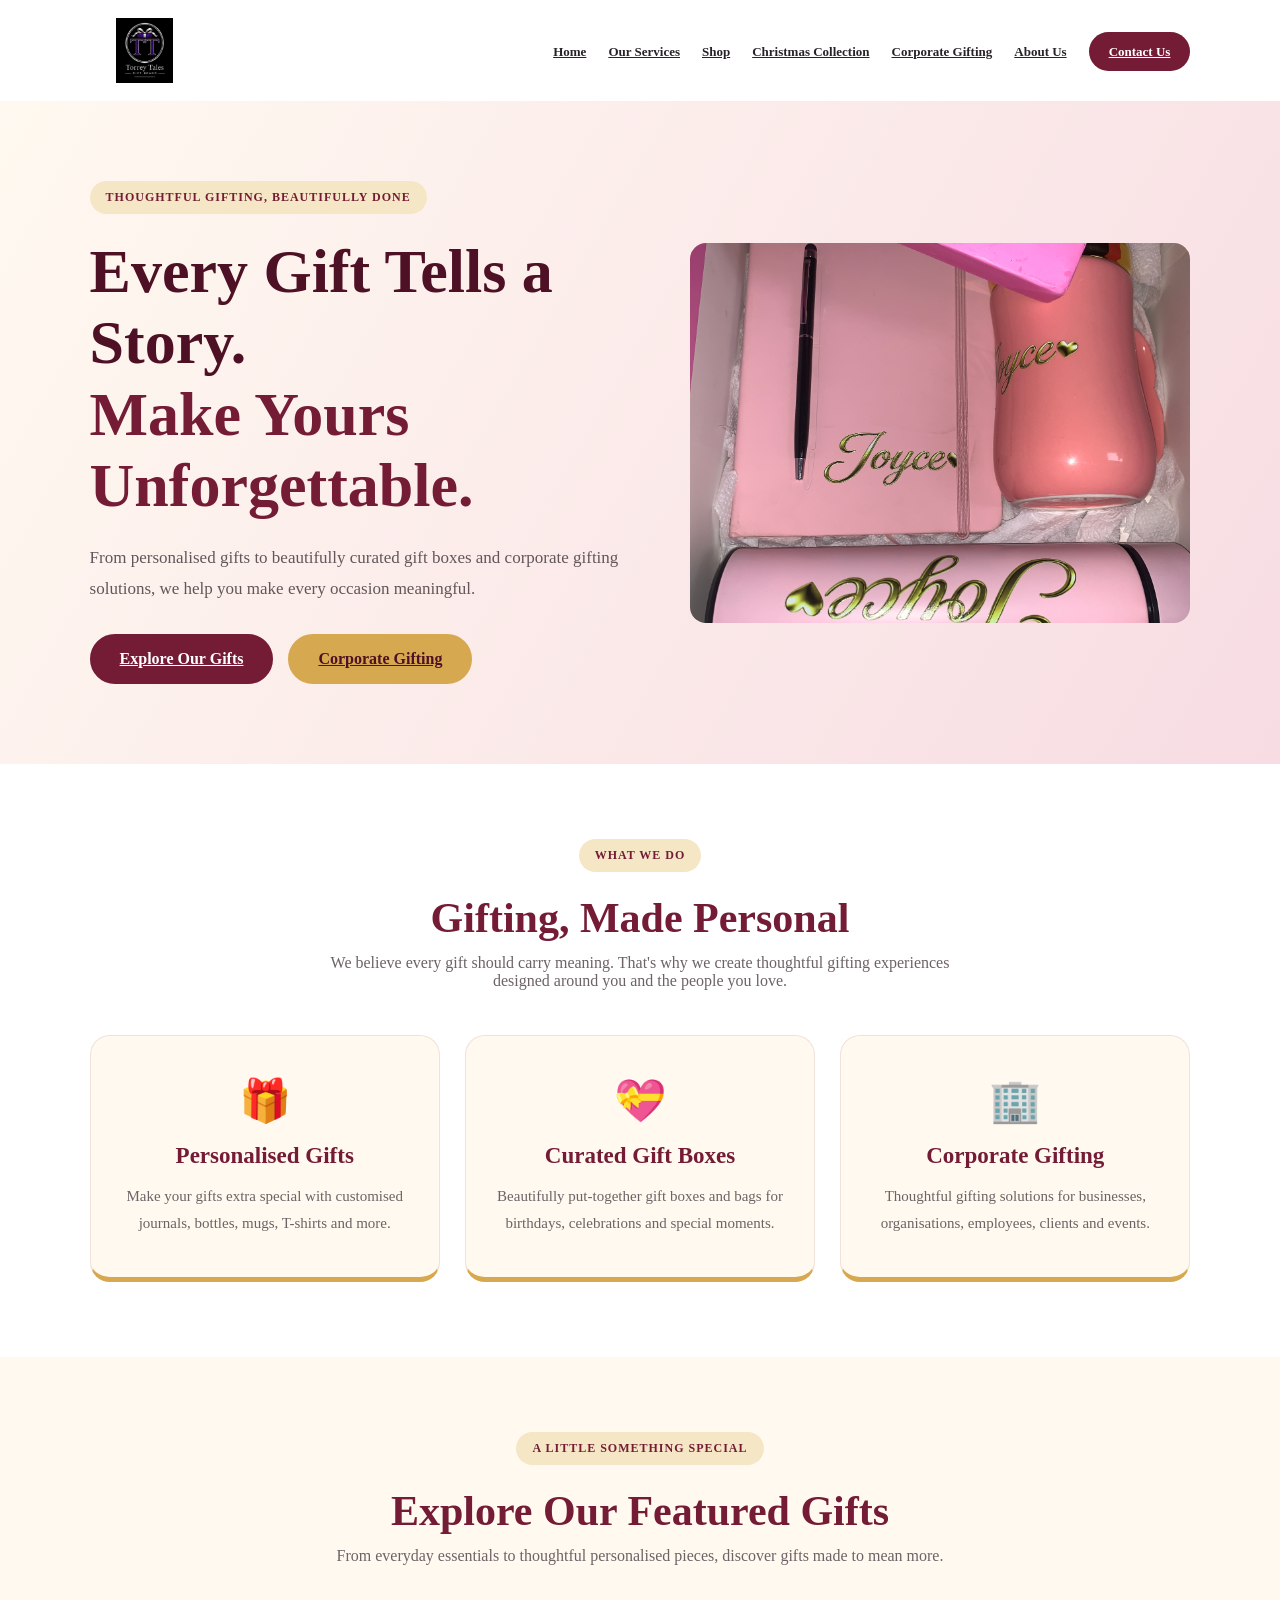
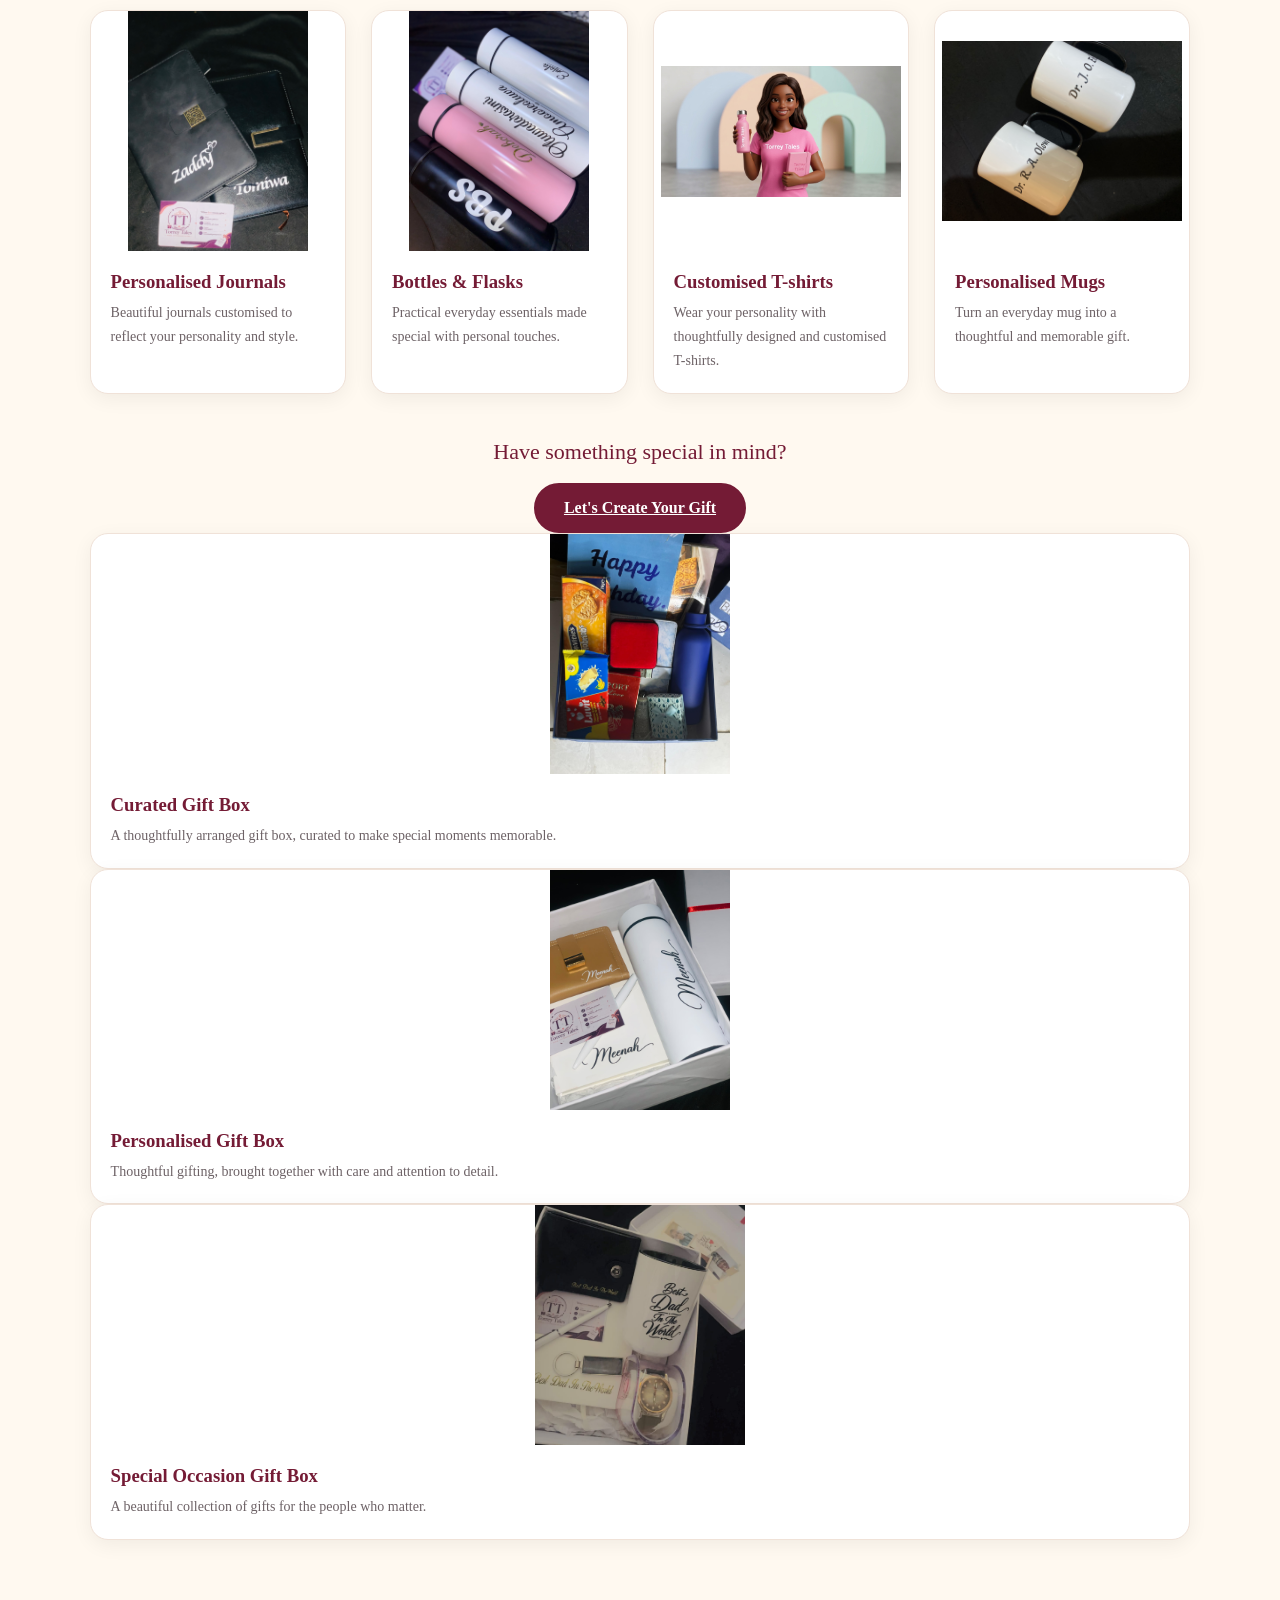
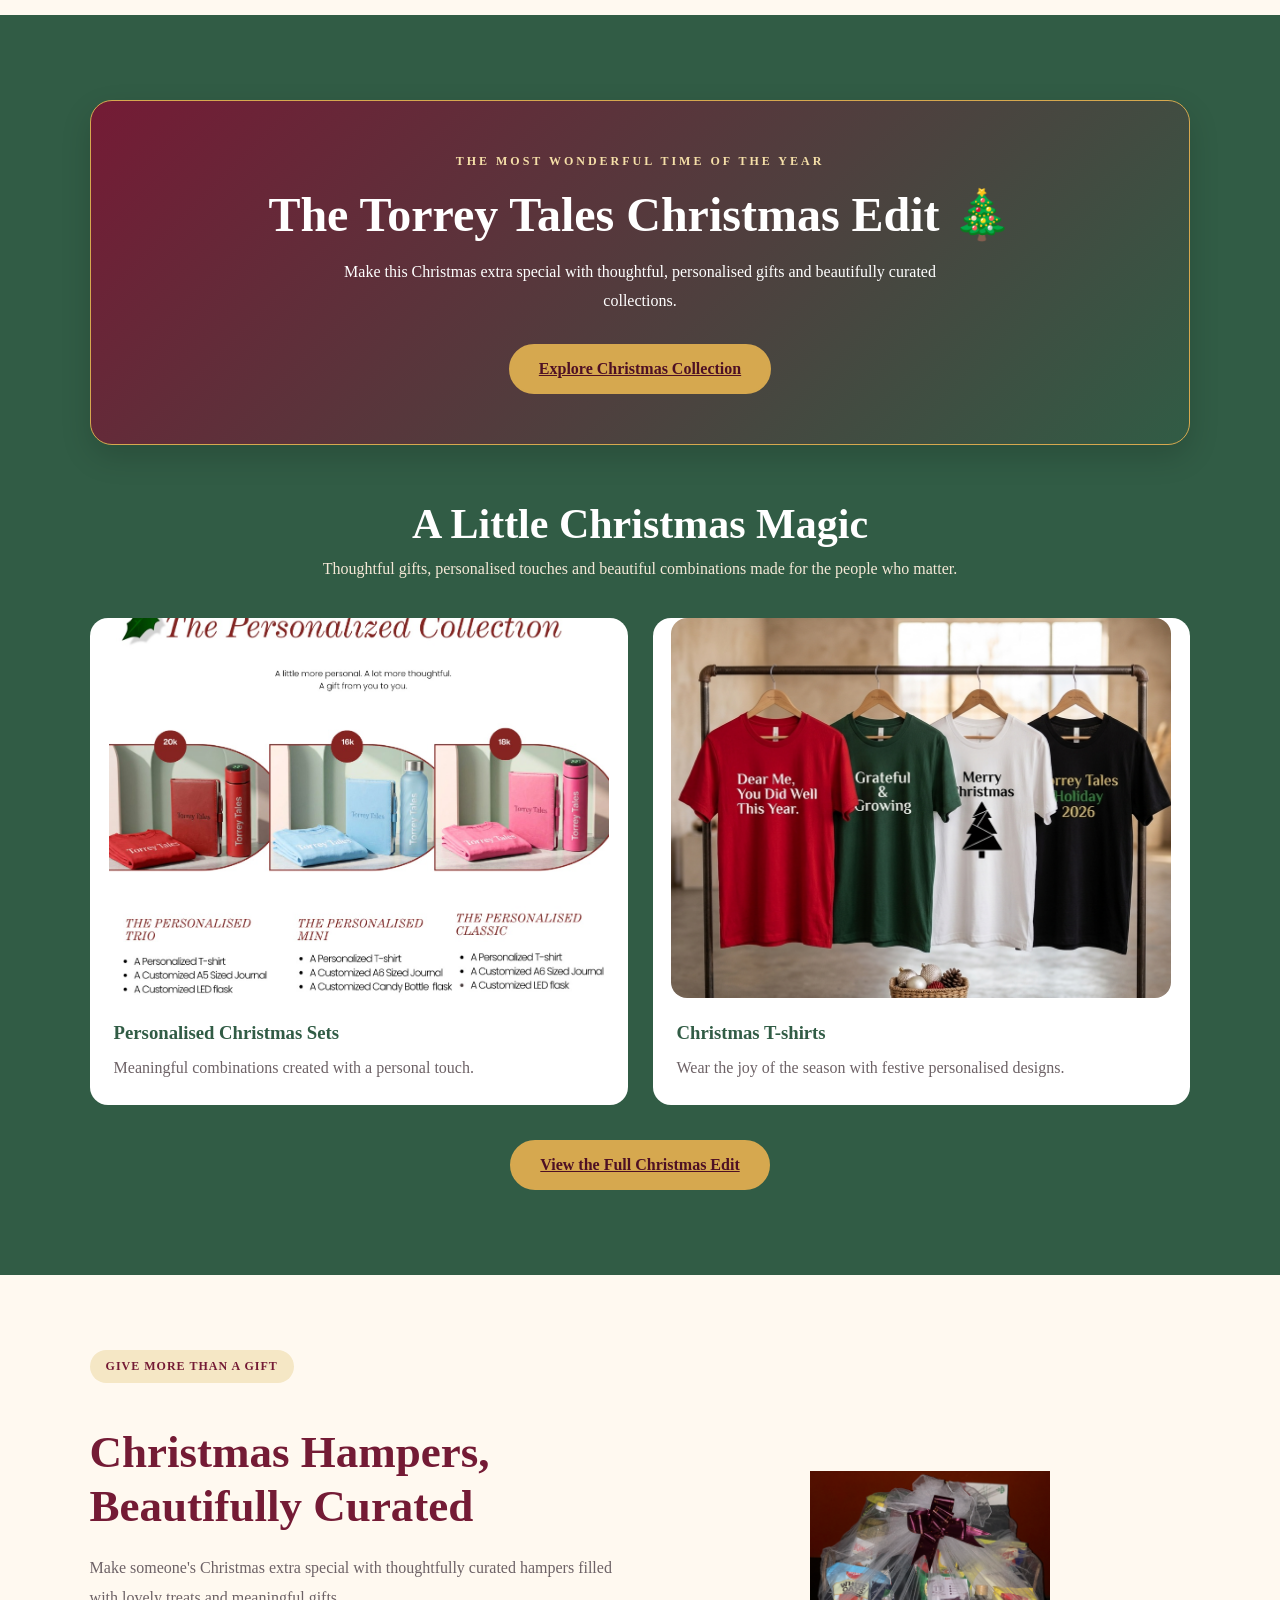
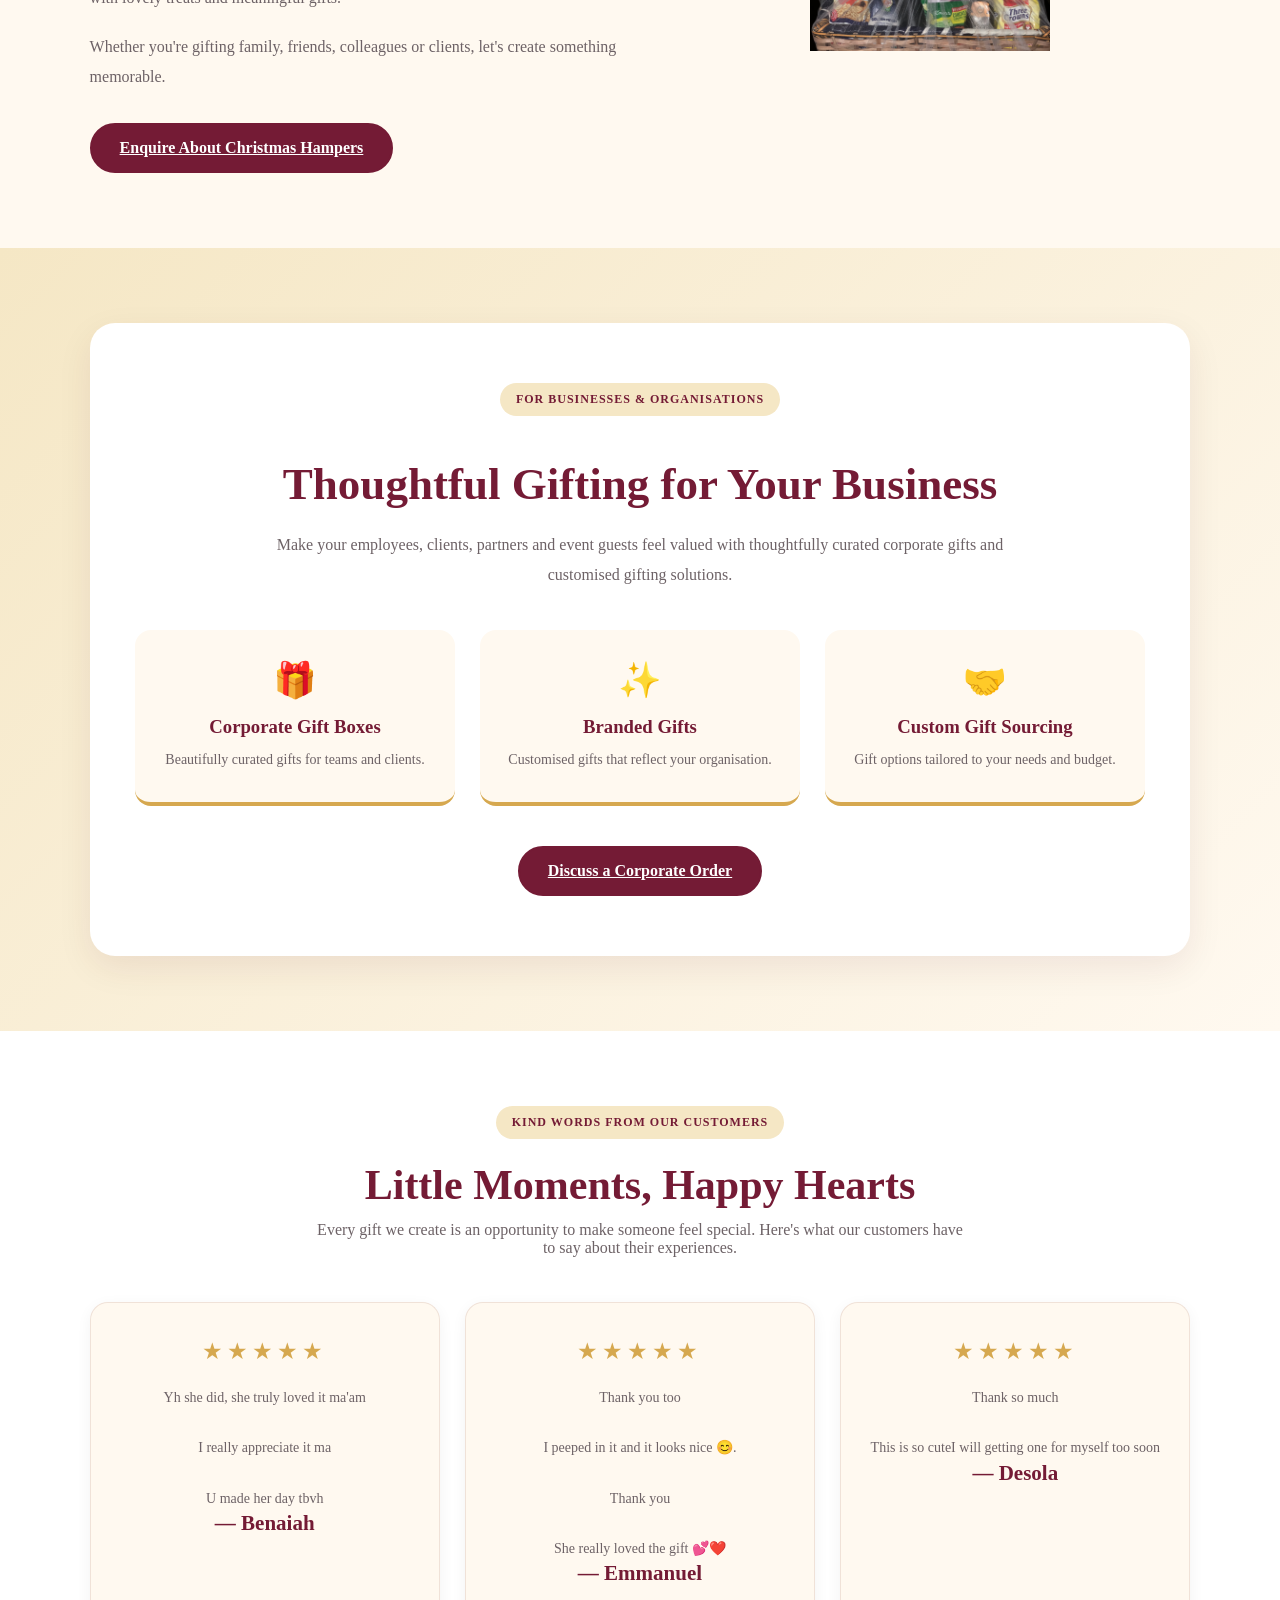
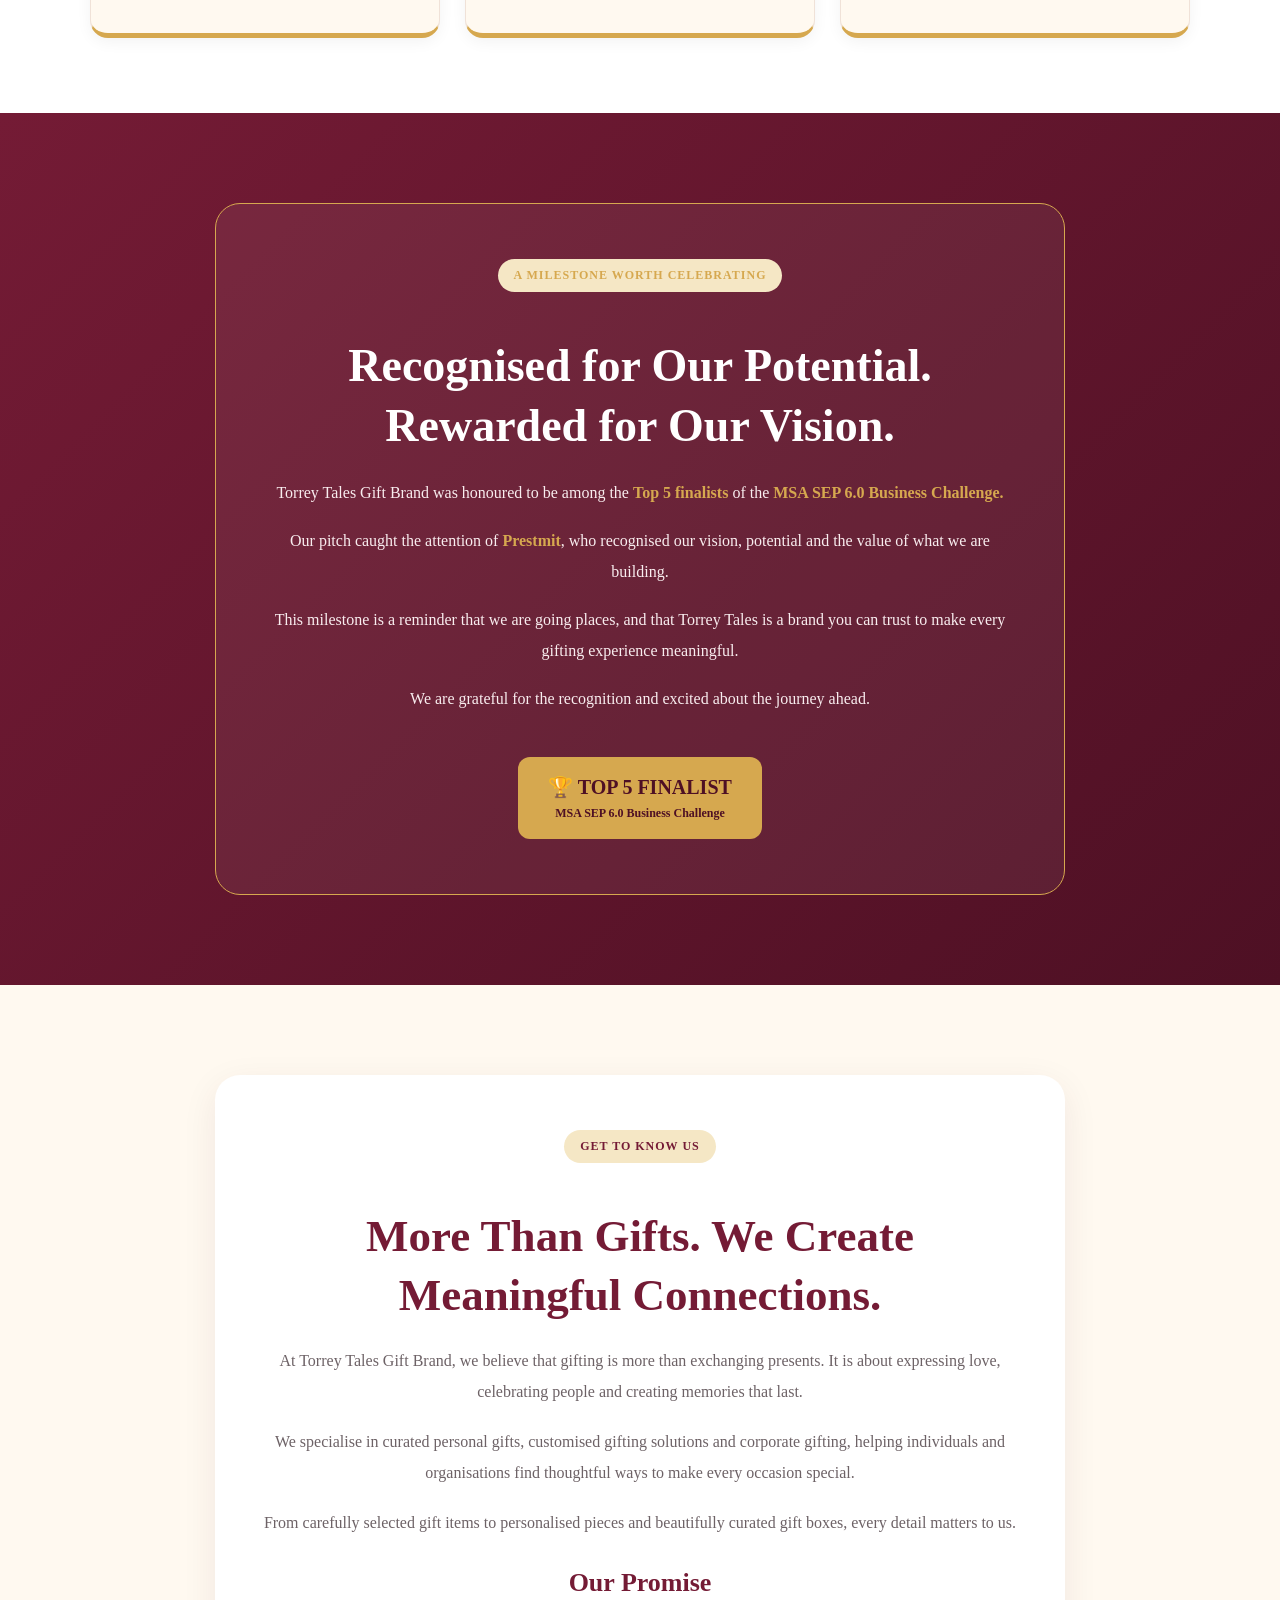
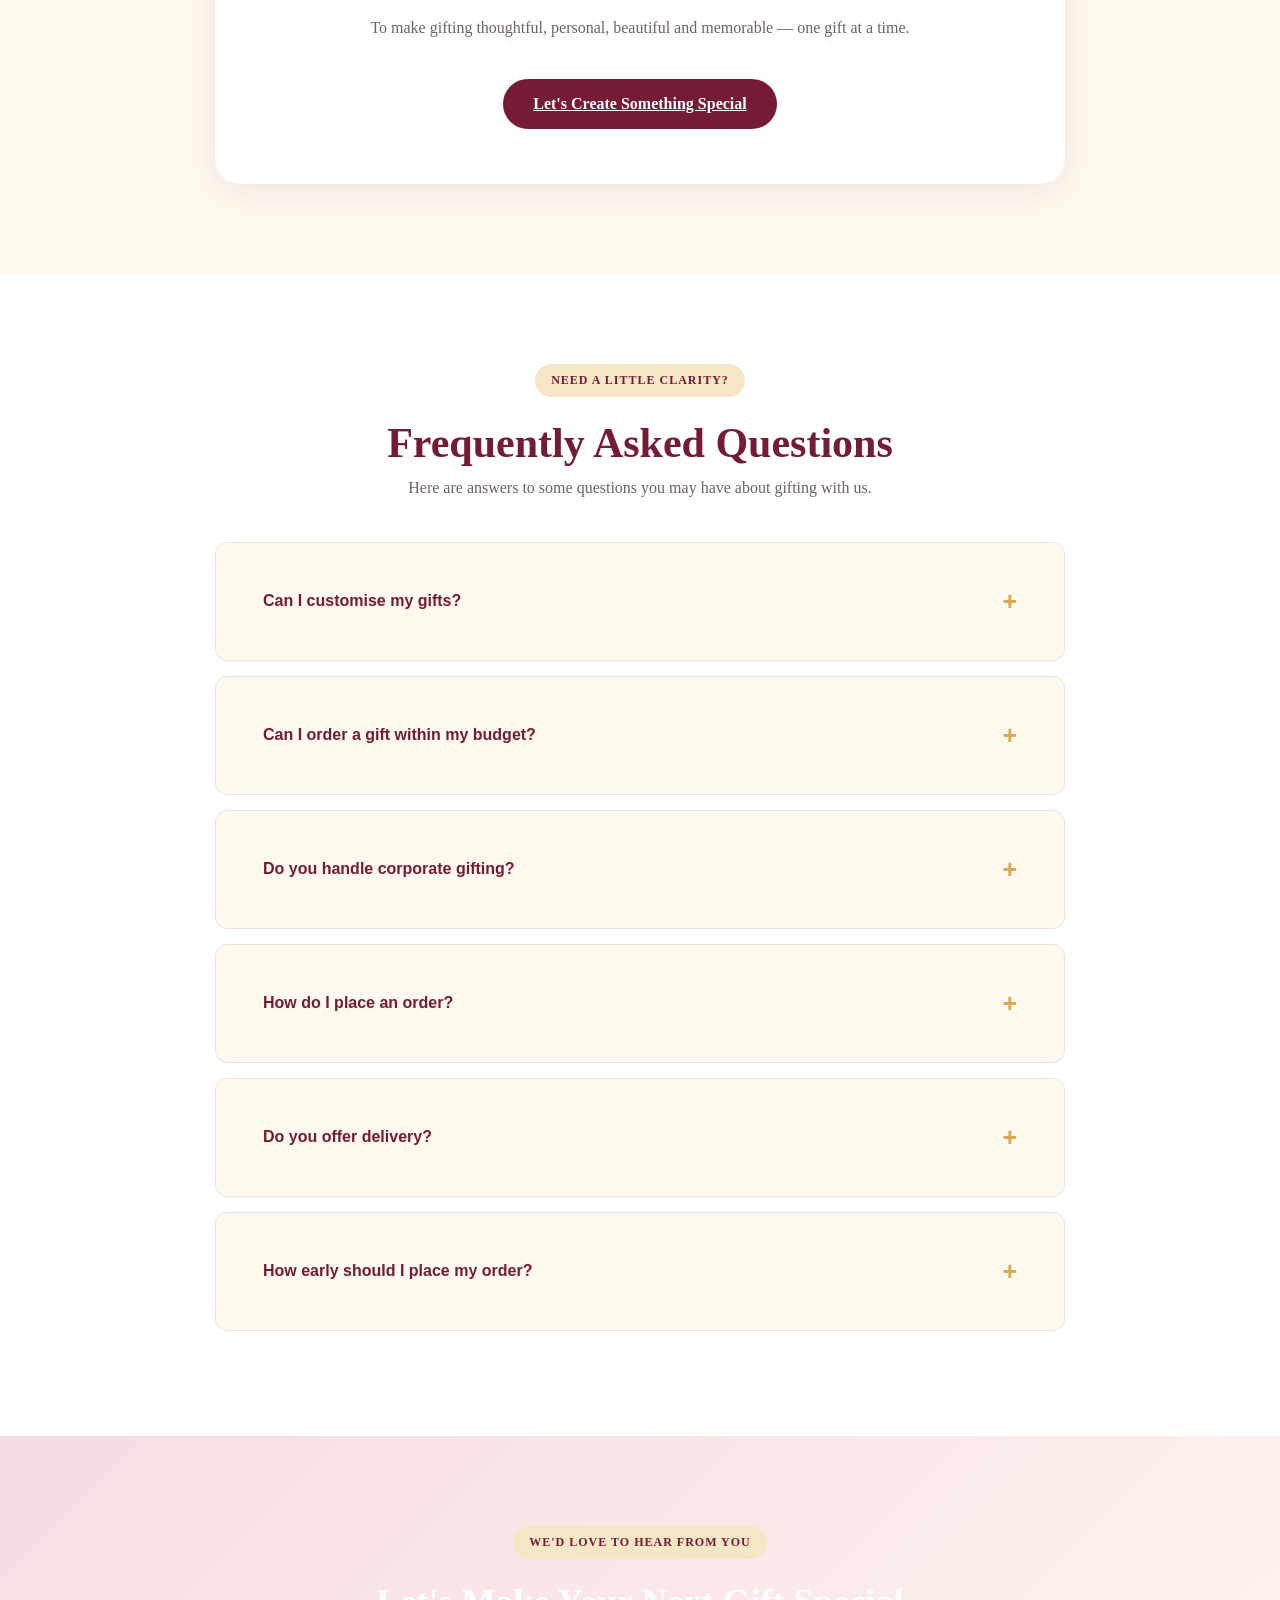
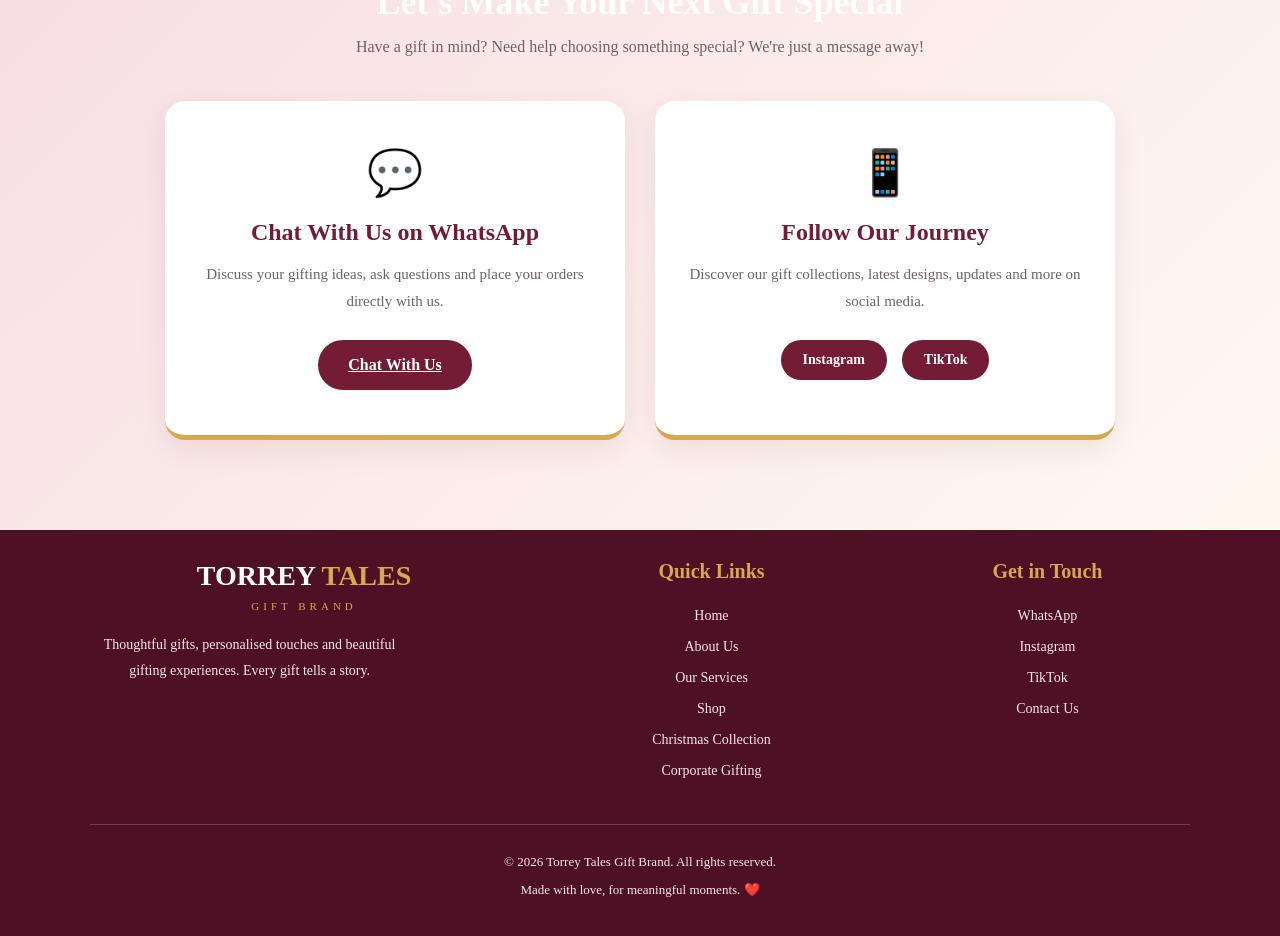
<file: index.html>
<!DOCTYPE html>
<html lang="en">
<head>
    <meta charset="UTF-8">
    <meta name="viewport" content="width=device-width, initial-scale=1.0">
    <meta name="description" content="Torrey Tales Gift Brand — Curated personal gifts, customised gifting solutions and corporate gifts.">
    <title>Torrey Tales Gift Brand | Make Every Gift Personal</title>

    <link rel="stylesheet" href="style.css">
</head>

<body>

    <header id="header">

    <nav class="navbar">

<a href="index.html" class="logo">
    <img src="images/IMG-20260917-WA0001(1).jpg" alt="Torrey Tales Gift Brand Logo">
</a>
        </a>

        <button class="menu-toggle" aria-label="Open navigation menu">
            ☰
        </button>

        <ul class="nav-links">

            <li><a href="index.html">Home</a></li>

            <li><a href="#services">Our Services</a></li>

           <li><a href="shop.html">Shop</a></li>
            
            <li><a href="christmas.html">Christmas Collection</a></li>

            <li><a href="#corporate">Corporate Gifting</a></li>

            <li><a href="#about">About Us</a></li>

            <li><a href="#contact" class="nav-contact">Contact Us</a></li>

        </ul>

    </nav>

</header>

    <main>
       <!-- HERO SECTION -->
<section class="hero" id="home">

    <div class="hero-content">

        <span class="hero-tag">THOUGHTFUL GIFTING, BEAUTIFULLY DONE</span>

        <h1>
            Every Gift Tells a Story.
            <span>Make Yours Unforgettable.</span>
        </h1>

        <p>
            From personalised gifts to beautifully curated gift boxes
            and corporate gifting solutions, we help you make every
            occasion meaningful.
        </p>

        <div class="hero-buttons">

            <a href="#featured" class="btn">
                Explore Our Gifts
            </a>

            <a href="#corporate" class="btn btn-gold">
                Corporate Gifting
            </a>

        </div>

    </div>

    <div class="hero-image">

        <img src="images/IMG_4081.JPG"
     alt="Torrey Tales curated gift arrangement"
     class="hero-image">

    </div>

</section>
        <!-- OUR SERVICES SECTION -->
<section class="services-section" id="services">

    <div class="section-heading">

        <span class="hero-tag">WHAT WE DO</span>

        <h2>Gifting, Made Personal</h2>

        <p>
            We believe every gift should carry meaning.
            That's why we create thoughtful gifting experiences
            designed around you and the people you love.
        </p>

    </div>

    <div class="services-grid">

        <div class="service-card">

            <div class="service-icon">🎁</div>

            <h3>Personalised Gifts</h3>

            <p>
                Make your gifts extra special with customised
                journals, bottles, mugs, T-shirts and more.
            </p>

        </div>

        <div class="service-card">

            <div class="service-icon">💝</div>

            <h3>Curated Gift Boxes</h3>

            <p>
                Beautifully put-together gift boxes and bags
                for birthdays, celebrations and special moments.
            </p>

        </div>

        <div class="service-card">

            <div class="service-icon">🏢</div>

            <h3>Corporate Gifting</h3>

            <p>
                Thoughtful gifting solutions for businesses,
                organisations, employees, clients and events.
            </p>

        </div>

    </div>

</section>
        <!-- FEATURED PRODUCTS SECTION -->
<section class="featured-section" id="featured">

    <div class="section-heading">

        <span class="hero-tag">A LITTLE SOMETHING SPECIAL</span>

        <h2>Explore Our Featured Gifts</h2>

        <p>
            From everyday essentials to thoughtful personalised
            pieces, discover gifts made to mean more.
        </p>

    </div>

    <div class="product-grid">

        <div class="product-card">
<img src="images/IMG_5377.JPG"
     alt="Personalised journal by Torrey Tales"
     class="product-image">

            <div class="product-info">
                <h3>Personalised Journals</h3>

                <p>
                    Beautiful journals customised to reflect
                    your personality and style.
                </p>
            </div>

        </div>

        <div class="product-card">

            <img src="images/IMG_6986 (1).jpg"
     alt="Personalised bottle by Torrey Tales"
     class="product-image">

            <div class="product-info">
                <h3>Bottles & Flasks</h3>

                <p>
                    Practical everyday essentials made special
                    with personal touches.
                </p>
            </div>

        </div>

        <div class="product-card">

            <img src="images/image_35d4449f-1.jpg"
     alt="Customised T-shirt by Torrey Tales"
     class="product-image">

            <div class="product-info">
                <h3>Customised T-shirts</h3>

                <p>
                    Wear your personality with thoughtfully
                    designed and customised T-shirts.
                </p>
            </div>

        </div>

        <div class="product-card">

           <img src="images/IMG_7311.jpg"
     alt="Personalised mug by Torrey Tales"
     class="product-image">

            <div class="product-info">
                <h3>Personalised Mugs</h3>

                <p>
                    Turn an everyday mug into a thoughtful
                    and memorable gift.
                </p>
            </div>

        </div>

    </div>

    <div class="featured-cta">

        <p>Have something special in mind?</p>

        <a href="https://wa.me/2347033689917"
           class="btn">
            Let's Create Your Gift
        </a>

    </div>
<div class="product-card">

    <img src="images/IMG-20260203-WA0075.jpg"
         alt="Curated gift box by Torrey Tales"
         class="product-image">

    <div class="product-info">
        <h3>Curated Gift Box</h3>
        <p>A thoughtfully arranged gift box, curated to make special moments memorable.</p>
    </div>

</div>

<div class="product-card">

    <img src="images/IMG-20260730-WA0079.jpg"
         alt="Personalised curated gift box by Torrey Tales"
         class="product-image">

    <div class="product-info">
        <h3>Personalised Gift Box</h3>
        <p>Thoughtful gifting, brought together with care and attention to detail.</p>
    </div>

</div>

<div class="product-card">

    <img src="images/IMG-20261104-WA0141.jpg"
         alt="Beautiful curated gift box by Torrey Tales"
         class="product-image">

    <div class="product-info">
        <h3>Special Occasion Gift Box</h3>
        <p>A beautiful collection of gifts for the people who matter.</p>
    </div>

</div>
</section>
        <!-- CHRISTMAS COLLECTION PREVIEW -->
<section class="christmas-section" id="christmas">

    <div class="christmas-banner">

        <span>THE MOST WONDERFUL TIME OF THE YEAR</span>

        <h2>The Torrey Tales Christmas Edit 🎄</h2>

        <p>
            Make this Christmas extra special with thoughtful,
            personalised gifts and beautifully curated collections.
        </p>

        <a href="christmas.html" class="btn btn-gold">
            Explore Christmas Collection
        </a>

    </div>

    <div class="section-heading">

        <h2>A Little Christmas Magic</h2>

        <p>
            Thoughtful gifts, personalised touches and beautiful
            combinations made for the people who matter.
        </p>

    </div>

    <div class="product-grid">

        <div class="christmas-card">

          <img src="images/IMG-20261031-WA0017.jpg"
     alt="Torrey Tales Christmas Gift Sets"
     class="hero-image">

            <div class="product-info">
                <h3>Personalised Christmas Sets</h3>
                <p>Meaningful combinations created with a personal touch.</p>
            </div>

        </div>

        <div class="christmas-card">

            <img src="images/image_ea4ed082.jpg"
     alt="Torrey Tales Christmas T-shirts"
     class="hero-image">

            <div class="product-info">
                <h3>Christmas T-shirts</h3>
                <p>Wear the joy of the season with festive personalised designs.</p>
            </div>

        </div>

    </div>

    <div style="text-align: center; margin-top: 35px;">

        <a href="christmas.html" class="btn btn-gold">
            View the Full Christmas Edit
        </a>

    </div>

</section>
        <!-- CHRISTMAS HAMPERS SECTION -->
<section class="hampers-section" id="hampers">

    <div class="hampers-content">

        <span class="hero-tag">GIVE MORE THAN A GIFT</span>

        <h2>Christmas Hampers, Beautifully Curated</h2>

        <p>
            Make someone's Christmas extra special with
            thoughtfully curated hampers filled with
            lovely treats and meaningful gifts.
        </p>

        <p>
            Whether you're gifting family, friends, colleagues
            or clients, let's create something memorable.
        </p>

        <a href="https://wa.me/2347033689917"
           class="btn">
            Enquire About Christmas Hampers
        </a>

    </div>

    <div class="hampers-image">

        <img src="images/IMG_5499.JPG"
     alt="Christmas hamper by Torrey Tales"
     class="product-image">

    </div>

</section>
        <!-- CORPORATE GIFTING SECTION -->
<section class="corporate-section" id="corporate">

    <div class="corporate-box">

        <span class="hero-tag">FOR BUSINESSES & ORGANISATIONS</span>

        <h2>Thoughtful Gifting for Your Business</h2>

        <p>
            Make your employees, clients, partners and event
            guests feel valued with thoughtfully curated
            corporate gifts and customised gifting solutions.
        </p>

        <div class="corporate-features">

            <div>
                <span>🎁</span>
                <h3>Corporate Gift Boxes</h3>
                <p>Beautifully curated gifts for teams and clients.</p>
            </div>

            <div>
                <span>✨</span>
                <h3>Branded Gifts</h3>
                <p>Customised gifts that reflect your organisation.</p>
            </div>

            <div>
                <span>🤝</span>
                <h3>Custom Gift Sourcing</h3>
                <p>Gift options tailored to your needs and budget.</p>
            </div>

        </div>

        <a href="https://wa.me/2347033689917?text=Hello%20Torrey%20Tales%2C%20I%20am%20interested%20in%20your%20corporate%20gifting%20services."
           class="btn">
            Discuss a Corporate Order
        </a>

    </div>

</section>
<!-- CUSTOMER REVIEWS SECTION -->
<section class="reviews-section" id="reviews">

    <div class="section-heading">

        <span class="hero-tag">KIND WORDS FROM OUR CUSTOMERS</span>

        <h2>Little Moments, Happy Hearts</h2>

        <p>
            Every gift we create is an opportunity to make
            someone feel special. Here's what our customers
            have to say about their experiences.
        </p>

    </div>

    <div class="reviews-grid">

        <div class="review-card">

            <div class="review-stars">★★★★★</div>

            <p>
                Yh she did, she truly loved it ma'am
                <br><br>
                I really appreciate it ma
                <br><br>
                U made her day tbvh
            </p>

            <h3>— Benaiah</h3>

        </div>

        <div class="review-card">

            <div class="review-stars">★★★★★</div>

            <p>
                Thank you too
                <br><br>
                I peeped in it and it looks nice 😊.
                <br><br>
                Thank you
                <br><br>
                She really loved the gift 💕❤️
            </p>

            <h3>— Emmanuel</h3>

        </div>

        <div class="review-card">

            <div class="review-stars">★★★★★</div>

            <p>
                Thank so much
                <br><br>
                This is so cuteI will getting one for myself too soon
            </p>

            <h3>— Desola</h3>

        </div>

    </div>

</section>
        <!-- OUR ACHIEVEMENT SECTION -->
<section class="achievement-section" id="achievement">

    <div class="achievement-content">

        <span class="hero-tag">A MILESTONE WORTH CELEBRATING</span>

        <h2>Recognised for Our Potential. Rewarded for Our Vision.</h2>

        <p>
            Torrey Tales Gift Brand was honoured to be among the
            <strong>Top 5 finalists</strong> of the
            <strong>MSA SEP 6.0 Business Challenge.</strong>
        </p>

        <p>
            Our pitch caught the attention of
            <strong>Prestmit</strong>, who recognised our vision,
            potential and the value of what we are building.
        </p>

        <p>
            This milestone is a reminder that we are going places,
            and that Torrey Tales is a brand you can trust to make
            every gifting experience meaningful.
        </p>

        <p>
            We are grateful for the recognition and excited about
            the journey ahead.
        </p>

        <div class="achievement-badge">
            🏆 TOP 5 FINALIST
            <span>MSA SEP 6.0 Business Challenge</span>
        </div>

    </div>

</section
    <!-- ABOUT US SECTION -->
<section class="about-section" id="about">

    <div class="about-content">

        <span class="hero-tag">GET TO KNOW US</span>

        <h2>More Than Gifts. We Create Meaningful Connections.</h2>

        <p>
            At Torrey Tales Gift Brand, we believe that gifting
            is more than exchanging presents. It is about
            expressing love, celebrating people and creating
            memories that last.
        </p>

        <p>
            We specialise in curated personal gifts, customised
            gifting solutions and corporate gifting, helping
            individuals and organisations find thoughtful ways
            to make every occasion special.
        </p>

        <p>
            From carefully selected gift items to personalised
            pieces and beautifully curated gift boxes, every
            detail matters to us.
        </p>

        <h3>Our Promise</h3>

        <p>
            To make gifting thoughtful, personal, beautiful
            and memorable — one gift at a time.
        </p>

        <a href="https://wa.me/2347033689917" class="btn">
            Let's Create Something Special
        </a>

    </div>

</section>
        <!-- FAQ SECTION -->
<section class="faq-section" id="faq">

    <div class="section-heading">

        <span class="hero-tag">NEED A LITTLE CLARITY?</span>

        <h2>Frequently Asked Questions</h2>

        <p>Here are answers to some questions you may have about gifting with us.</p>

    </div>

    <div class="faq-container">

        <div class="faq-item">
            <button class="faq-question" aria-expanded="false">
                Can I customise my gifts?
                <span>+</span>
            </button>
            <div class="faq-answer">
                <p>Yes! We offer personalised gifting options, including customised journals, bottles, T-shirts and other gift items.</p>
            </div>
        </div>

        <div class="faq-item">
            <button class="faq-question" aria-expanded="false">
                Can I order a gift within my budget?
                <span>+</span>
            </button>
            <div class="faq-answer">
                <p>Absolutely! Share your budget and gifting preferences with us, and we'll help you explore suitable options.</p>
            </div>
        </div>

        <div class="faq-item">
            <button class="faq-question" aria-expanded="false">
                Do you handle corporate gifting?
                <span>+</span>
            </button>
            <div class="faq-answer">
                <p>Yes! We provide corporate gifting solutions for businesses, organisations, employees, clients and events.</p>
            </div>
        </div>

        <div class="faq-item">
            <button class="faq-question" aria-expanded="false">
                How do I place an order?
                <span>+</span>
            </button>
            <div class="faq-answer">
                <p>You can contact us directly through WhatsApp to discuss your preferred gift, customisation and order details.</p>
            </div>
        </div>

        <div class="faq-item">
            <button class="faq-question" aria-expanded="false">
                Do you offer delivery?
                <span>+</span>
            </button>
            <div class="faq-answer">
                <p>Delivery arrangements can be discussed when placing your order. Delivery fees depend on the destination.</p>
            </div>
        </div>

        <div class="faq-item">
            <button class="faq-question" aria-expanded="false">
                How early should I place my order?
                <span>+</span>
            </button>
            <div class="faq-answer">
                <p>We recommend ordering early, especially for personalised gifts and bulk corporate orders, to allow enough time for preparation.</p>
            </div>
        </div>

    </div>

</section>
        <!-- CONTACT US SECTION -->
<section class="contact-section" id="contact">

    <div class="section-heading">

        <span class="hero-tag">WE'D LOVE TO HEAR FROM YOU</span>

        <h2>Let's Make Your Next Gift Special</h2>

        <p>
            Have a gift in mind? Need help choosing something special?
            We're just a message away!
        </p>

    </div>

    <div class="contact-container">

        <div class="contact-card">

            <div class="contact-icon">💬</div>

            <h3>Chat With Us on WhatsApp</h3>

            <p>
                Discuss your gifting ideas, ask questions
                and place your orders directly with us.
            </p>

            <a href="https://wa.me/2347033689917"
               class="btn"
               target="_blank"
               rel="noopener noreferrer">
                Chat With Us
            </a>

        </div>

        <div class="contact-card">

            <div class="contact-icon">📱</div>

            <h3>Follow Our Journey</h3>

            <p>
                Discover our gift collections, latest designs,
                updates and more on social media.
            </p>

            <div class="social-links">

                <a href="https://www.instagram.com/torreytales_gift_brand/"
                   target="_blank"
                   rel="noopener noreferrer">
                    Instagram
                </a>

                <a href="https://www.tiktok.com/@torreytales_gift_brand"
                   target="_blank"
                   rel="noopener noreferrer">
                    TikTok
                </a>

            </div>

        </div>

    </div>

</section>
    </main>

    <!-- WEBSITE FOOTER -->
<footer id="footer" class="site-footer">

    <div class="footer-container">

        <div class="footer-brand">
            <a href="index.html" class="footer-logo">
                TORREY <span>TALES</span>
            </a>

            <p>GIFT BRAND</p>

            <p>
                Thoughtful gifts, personalised touches and
                beautiful gifting experiences. Every gift tells a story.
            </p>
        </div>

        <div class="footer-links">
            <h3>Quick Links</h3>
            <a href="index.html">Home</a>
            <a href="#about">About Us</a>
            <a href="#services">Our Services</a>
           <a href="shop.html">Shop</a>
            <a href="christmas.html">Christmas Collection</a>
            <a href="#corporate">Corporate Gifting</a>
        </div>

        <div class="footer-links">
            <h3>Get in Touch</h3>
            <a href="https://wa.me/2347033689917">WhatsApp</a>
            <a href="https://www.instagram.com/torreytales_gift_brand/">Instagram</a>
            <a href="https://www.tiktok.com/@torreytales_gift_brand">TikTok</a>
            <a href="#contact">Contact Us</a>
        </div>

    </div>

    <div class="footer-bottom">
        <p>© 2026 Torrey Tales Gift Brand. All rights reserved.</p>
        <p>Made with love, for meaningful moments. ❤️</p>
    </div>

</footer>

    <script src="script.js"></script>
</body>
</html>
</file>
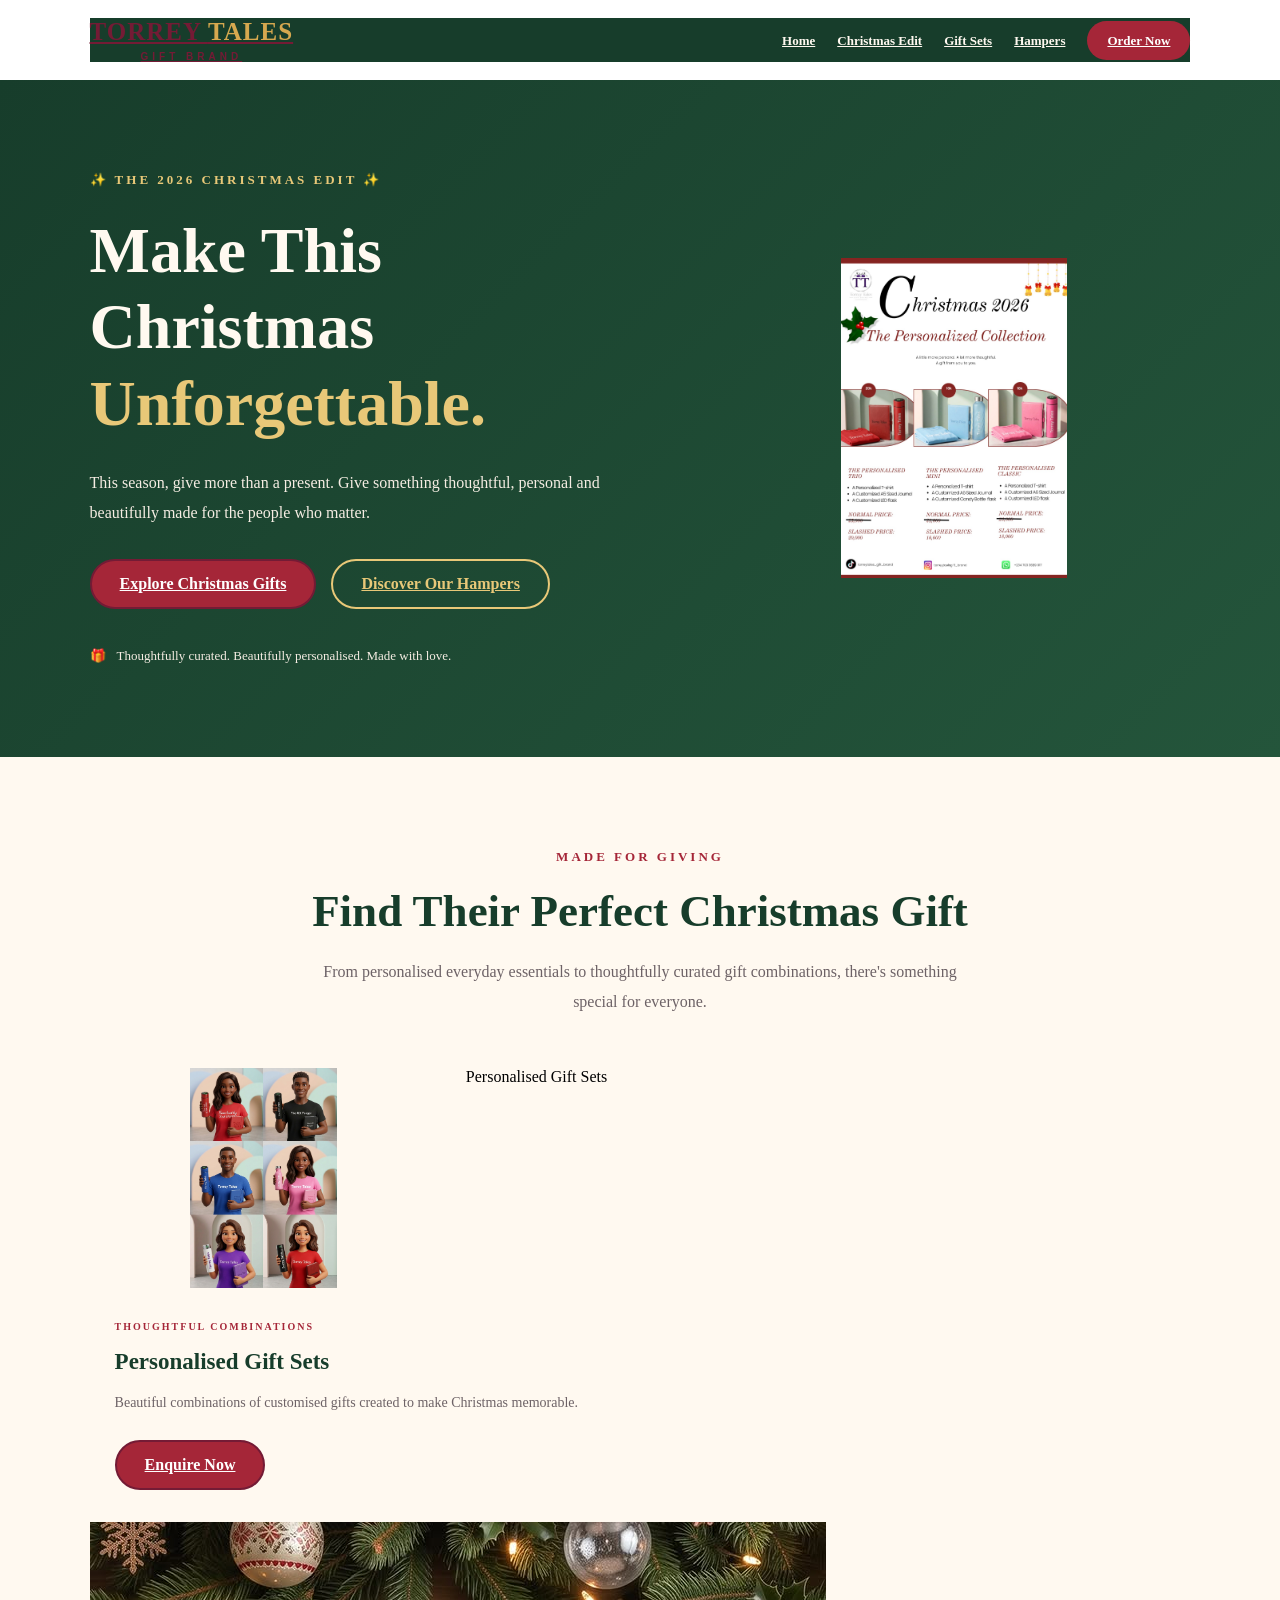
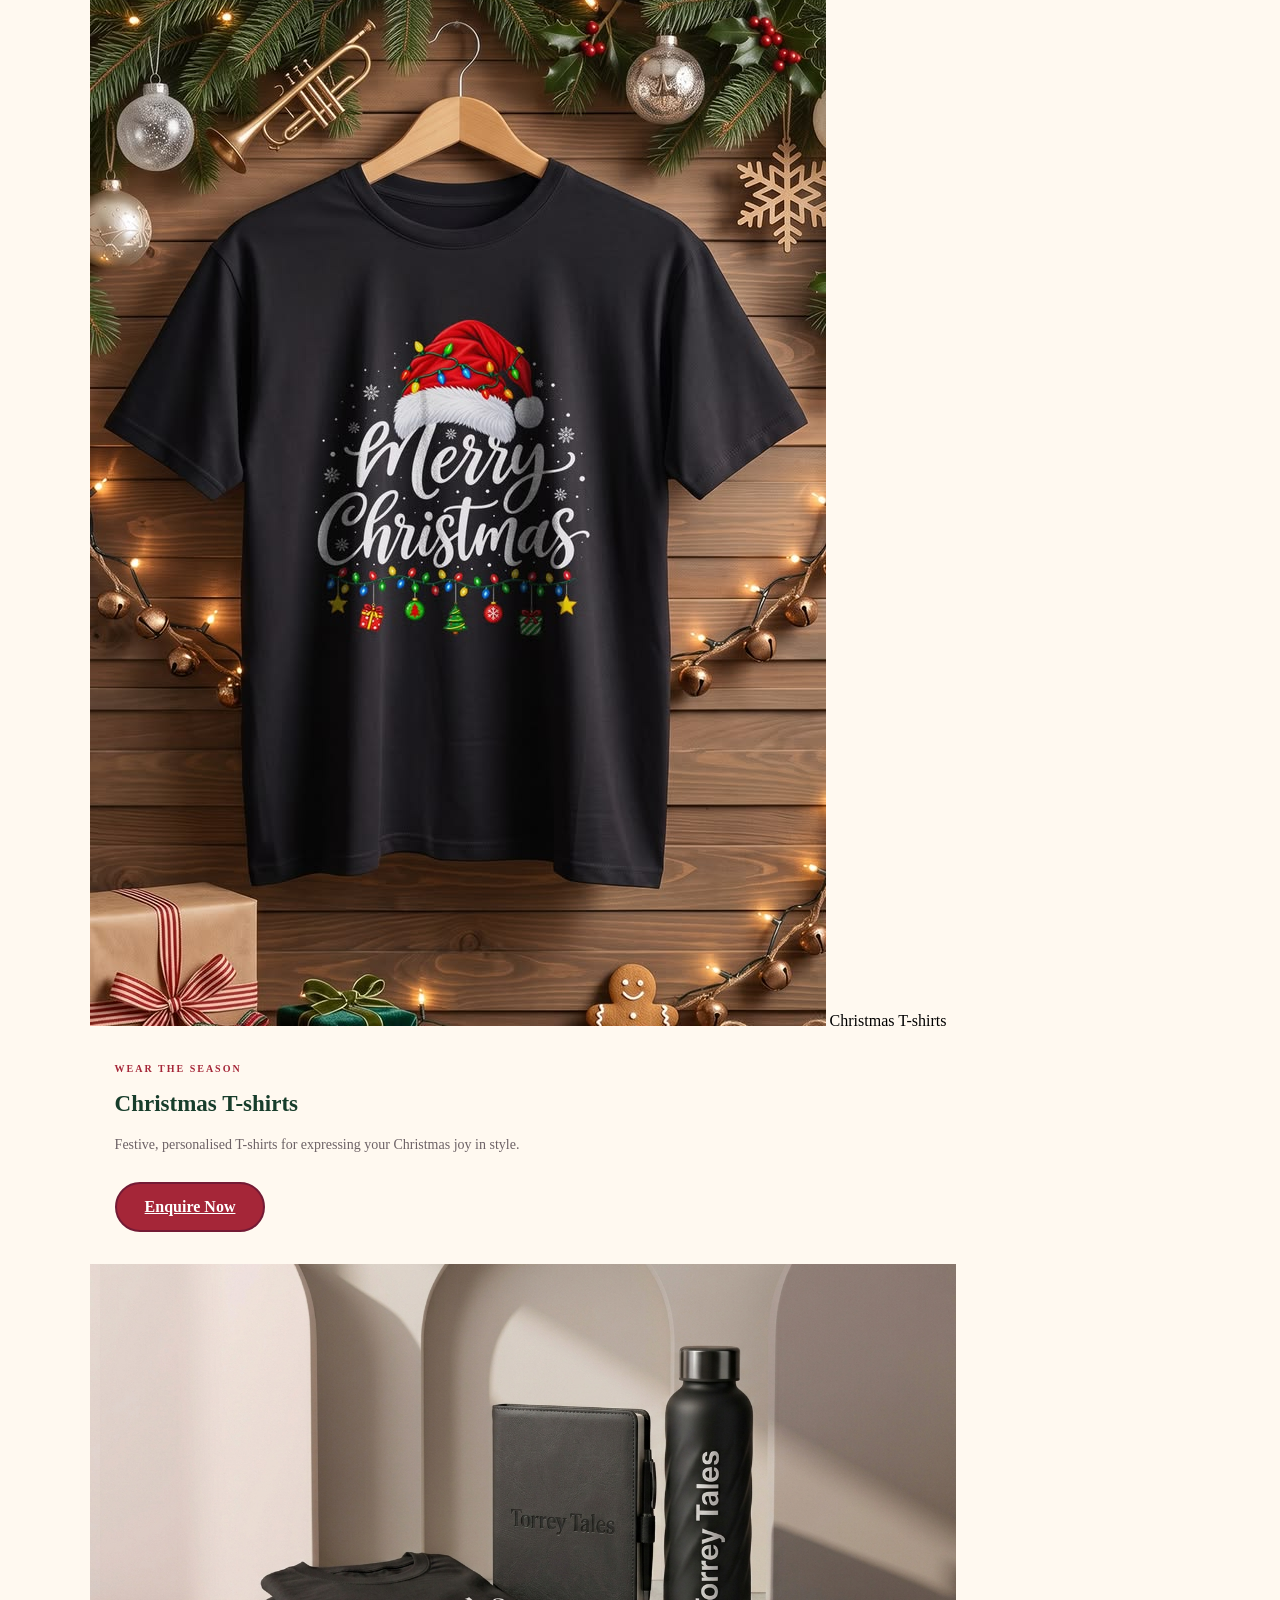
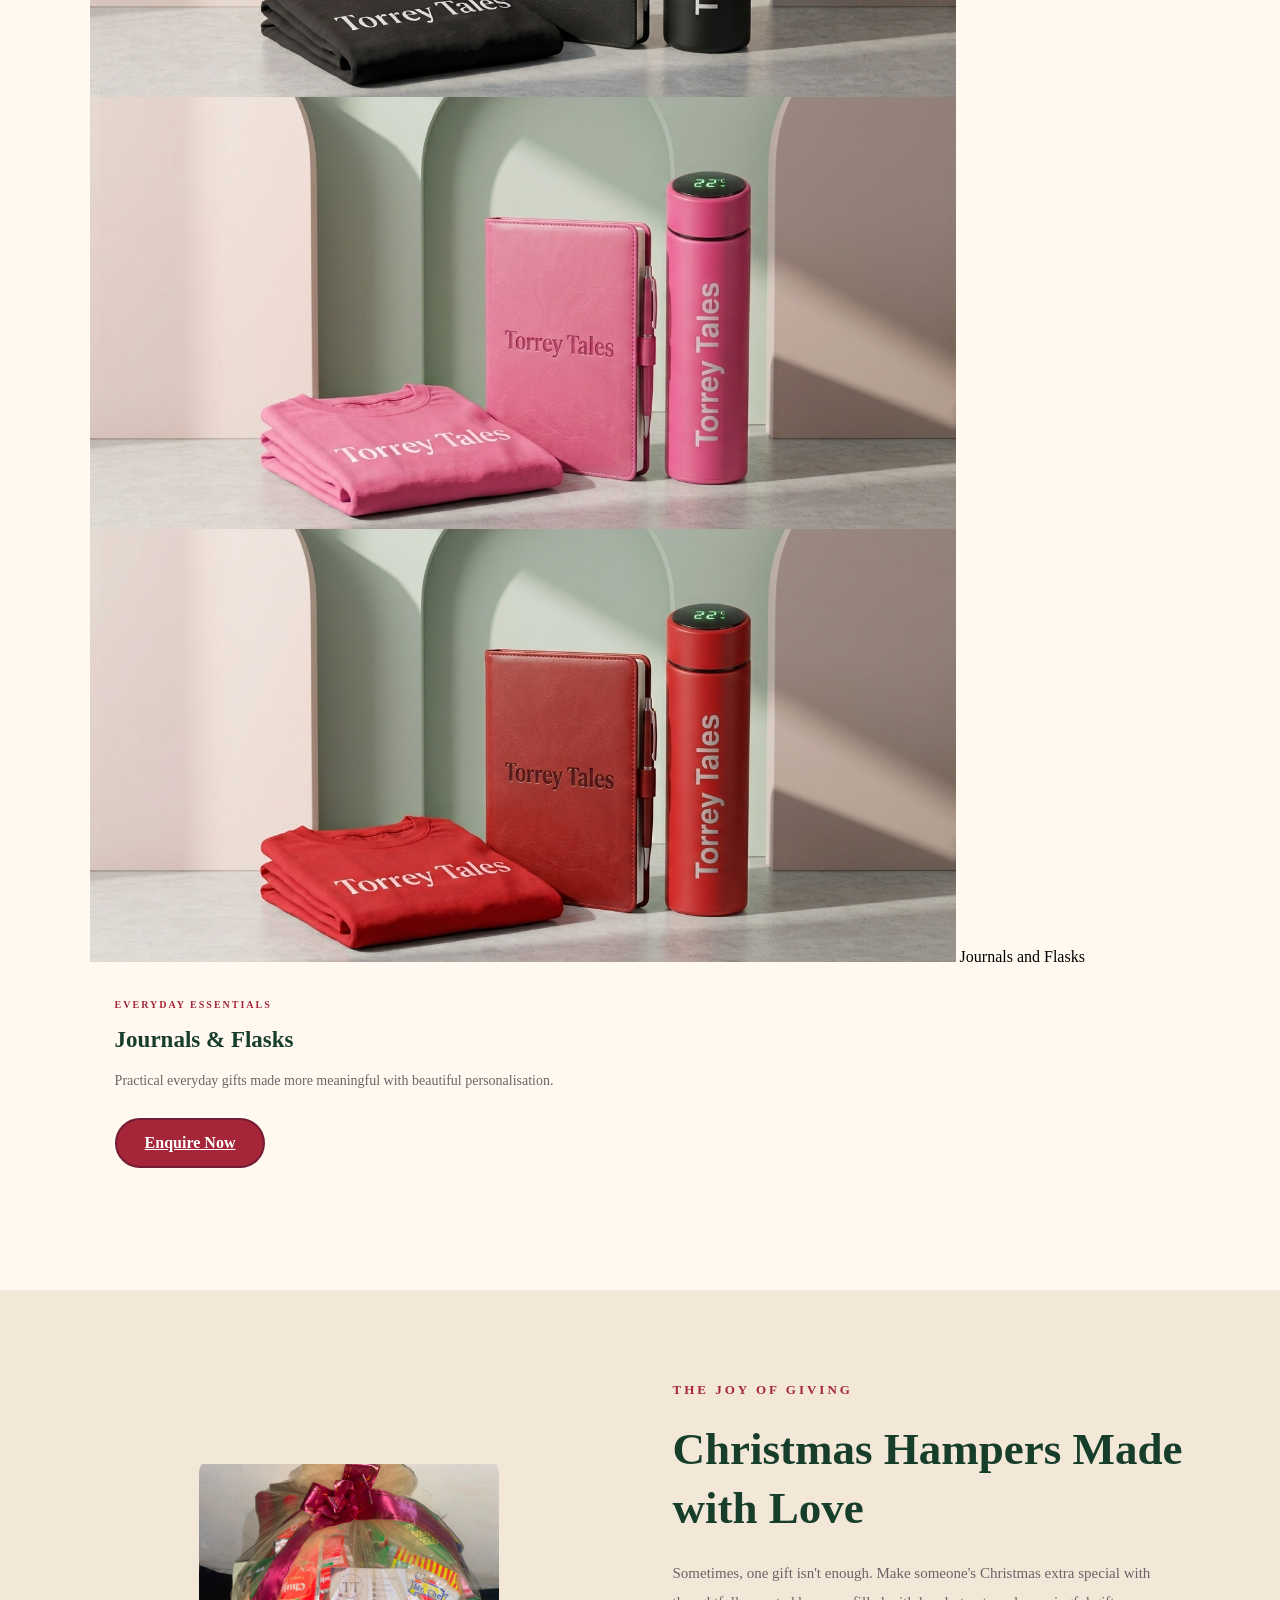
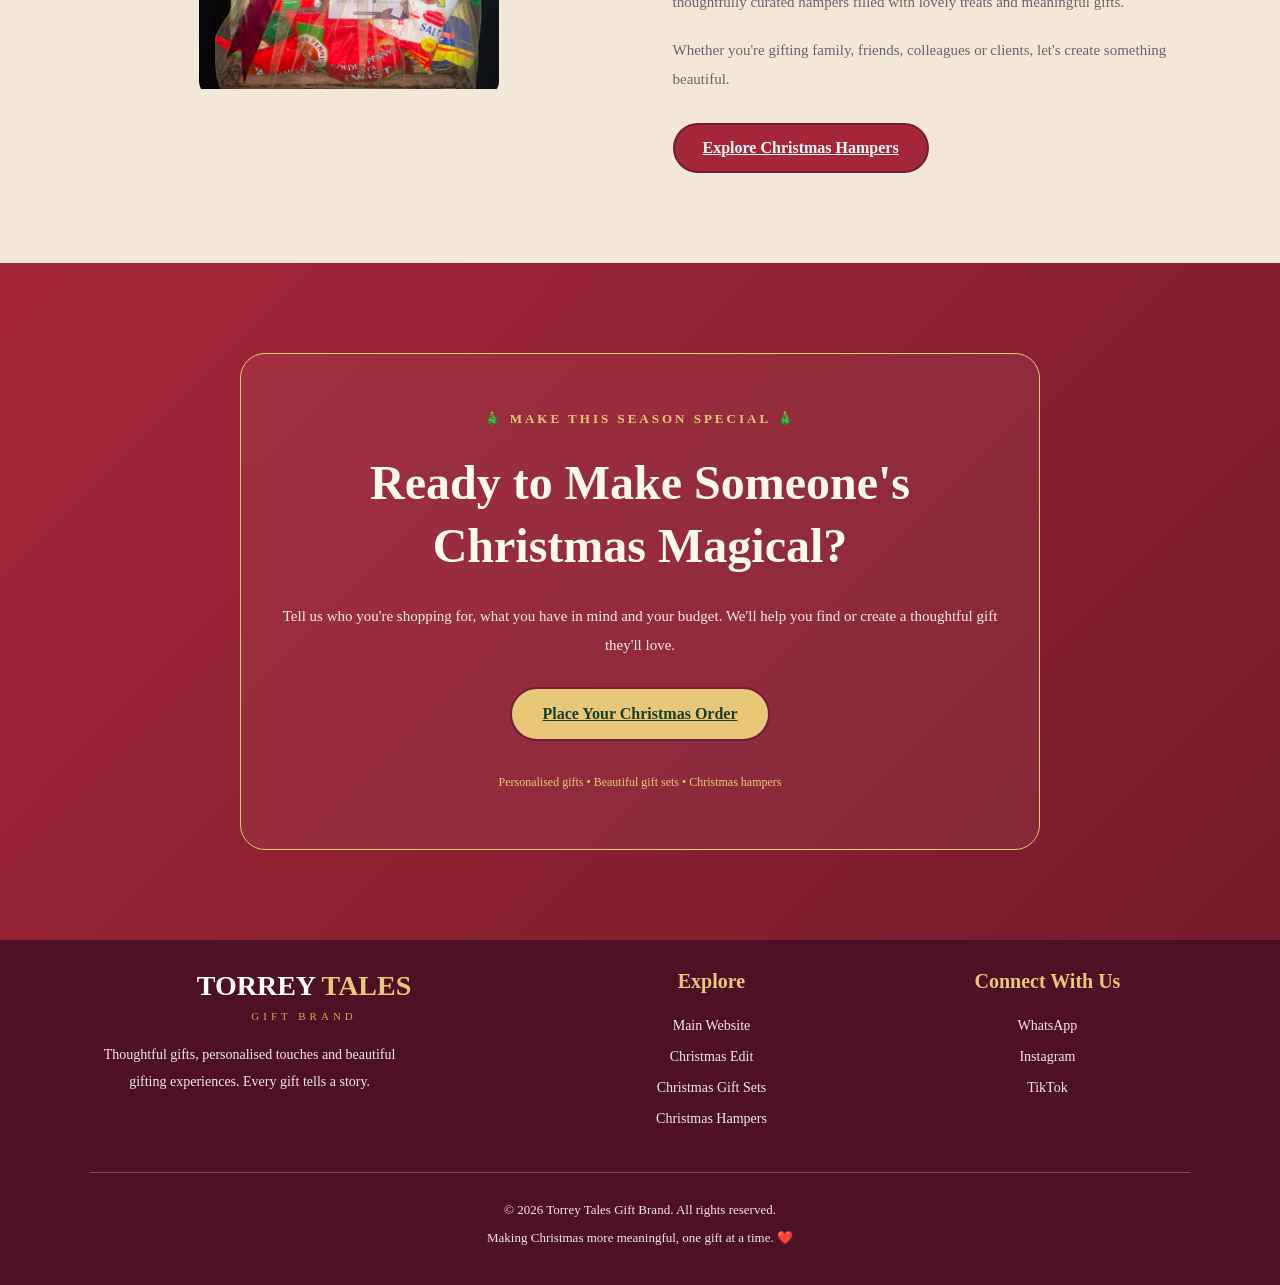
<file: christmas.html>
<!DOCTYPE html>
<html lang="en">

<head>
    <meta charset="UTF-8">
    <meta name="viewport" content="width=device-width, initial-scale=1.0">

    <meta name="description" content="Explore the Torrey Tales Christmas Edit — thoughtful personalised gifts, beautiful gift sets and Christmas hampers.">

    <title>Christmas Collection | Torrey Tales Gift Brand</title>

    <link rel="stylesheet" href="style.css">
</head>

<body>

    <header id="header" class="christmas-header">
    <nav class="navbar">

        <a href="index.html" class="logo">
            TORREY <span>TALES</span>
            <small>GIFT BRAND</small>
        </a>

        <button class="menu-toggle" aria-label="Open navigation menu">
            ☰
        </button>

        <ul class="nav-links">
            <li><a href="index.html">Home</a></li>
            <li><a href="#christmas-home">Christmas Edit</a></li>
            <li><a href="#christmas-gifts">Gift Sets</a></li>
            <li><a href="#christmas-hampers">Hampers</a></li>
            <li><a href="#christmas-order" class="nav-contact">Order Now</a></li>
        </ul>

    </nav>
</header>

    <main>

    <!-- CHRISTMAS HERO SECTION -->
    <section class="christmas-hero" id="christmas-home">

        <div class="christmas-hero-content">

            <span class="christmas-label">
                ✨ THE 2026 CHRISTMAS EDIT ✨
            </span>

            <h1>
                Make This Christmas
                <span>Unforgettable.</span>
            </h1>

            <p>
                This season, give more than a present.
                Give something thoughtful, personal and
                beautifully made for the people who matter.
            </p>

            <div class="christmas-hero-buttons">
                <a href="#christmas-gifts" class="btn">
                    Explore Christmas Gifts
                </a>

                <a href="#christmas-hampers" class="btn christmas-outline-btn">
                    Discover Our Hampers
                </a>
            </div>

            <div class="christmas-note">
                <span>🎁</span>
                Thoughtfully curated. Beautifully personalised. Made with love.
            </div>

        </div>

       <div class="christmas-hero-image">
    <img src="images/IMG-20261031-WA0017.jpg"
         alt="Torrey Tales Christmas Gift Collection">
</div>

    </section>
        <!-- CHRISTMAS GIFT COLLECTION -->
<section class="christmas-gifts-section" id="christmas-gifts">

    <div class="section-heading">
        <span class="christmas-section-label">MADE FOR GIVING</span>

        <h2>Find Their Perfect Christmas Gift</h2>

        <p>
            From personalised everyday essentials to thoughtfully
            curated gift combinations, there's something special
            for everyone.
        </p>
    </div>

    <div class="christmas-gifts-grid">

        <img src="images/img_1793465141907.jpg"
     alt="Torrey Tales Personalised Christmas Gift Sets">
                Personalised Gift Sets
            </div>
            <div class="christmas-gift-info">
                <span>THOUGHTFUL COMBINATIONS</span>
                <h3>Personalised Gift Sets</h3>
                <p>
                    Beautiful combinations of customised gifts
                    created to make Christmas memorable.
                </p>
                <a href="https://wa.me/2347033689917?text=Hello%20Torrey%20Tales%2C%20I%20am%20interested%20in%20your%20Christmas%20gift%20sets."
                   class="btn" target="_blank">
                    Enquire Now
                </a>
            </div>
        </div>

        <img src="images/45851c30c6732aad18ee3e3a8a92df06.jpg"
     alt="Torrey Tales Christmas Tees">
                Christmas T-shirts
            </div>
            <div class="christmas-gift-info">
                <span>WEAR THE SEASON</span>
                <h3>Christmas T-shirts</h3>
                <p>
                    Festive, personalised T-shirts for expressing
                    your Christmas joy in style.
                </p>
                <a href="https://wa.me/2347033689917?text=Hello%20Torrey%20Tales%2C%20I%20am%20interested%20in%20Christmas%20T-shirts."
                   class="btn" target="_blank">
                    Enquire Now
                </a>
            </div>
        </div>

        <img src="images/img_1793465212824.jpg"
     alt="Torrey Tales Christmas Journal and Flask Gift Set">
                Journals and Flasks
            </div>
            <div class="christmas-gift-info">
                <span>EVERYDAY ESSENTIALS</span>
                <h3>Journals & Flasks</h3>
                <p>
                    Practical everyday gifts made more meaningful
                    with beautiful personalisation.
                </p>
                <a href="https://wa.me/2347033689917?text=Hello%20Torrey%20Tales%2C%20I%20am%20interested%20in%20Christmas%20journals%20and%20flasks."
                   class="btn" target="_blank">
                    Enquire Now
                </a>
            </div>
        </div>

    </div>

</section>
        <!-- CHRISTMAS HAMPERS SECTION -->
<section class="christmas-hampers-section" id="christmas-hampers">

<div class="christmas-hampers-image">
    <img src="images/IMG-20260729-WA0174.jpg"
         alt="Beautifully Curated Christmas Hampers">
</div>

    <div class="christmas-hampers-content">

        <span class="christmas-section-label">
            THE JOY OF GIVING
        </span>

        <h2>Christmas Hampers Made with Love</h2>

        <p>
            Sometimes, one gift isn't enough. Make someone's
            Christmas extra special with thoughtfully curated
            hampers filled with lovely treats and meaningful gifts.
        </p>

        <p>
            Whether you're gifting family, friends, colleagues
            or clients, let's create something beautiful.
        </p>

        <a href="https://wa.me/2347033689917?text=Hello%20Torrey%20Tales%2C%20I%20would%20love%20to%20make%20an%20enquiry%20about%20your%20Christmas%20hampers."
           class="btn" target="_blank"
           rel="noopener noreferrer">
            Explore Christmas Hampers
        </a>

    </div>

</section>

        <!-- CHRISTMAS ORDER SECTION -->
<section class="christmas-order-section" id="christmas-order">

    <div class="christmas-order-content">

        <span>🎄 MAKE THIS SEASON SPECIAL 🎄</span>

        <h2>Ready to Make Someone's Christmas Magical?</h2>

        <p>
            Tell us who you're shopping for, what you have in mind
            and your budget. We'll help you find or create a
            thoughtful gift they'll love.
        </p>

        <a href="https://wa.me/2347033689917?text=Hello%20Torrey%20Tales!%20I%20would%20love%20to%20place%20a%20Christmas%20gift%20order."
           class="btn"
           target="_blank"
           rel="noopener noreferrer">
            Place Your Christmas Order
        </a>

        <p class="christmas-order-note">
            Personalised gifts • Beautiful gift sets • Christmas hampers
        </p>

    </div>

</section>
</main>

    <!-- CHRISTMAS PAGE FOOTER -->
<footer id="footer" class="site-footer christmas-footer">

    <div class="footer-container">

        <div class="footer-brand">
            <a href="index.html" class="footer-logo">
                TORREY <span>TALES</span>
            </a>

            <p>GIFT BRAND</p>

            <p>
                Thoughtful gifts, personalised touches and
                beautiful gifting experiences. Every gift tells a story.
            </p>
        </div>

        <div class="footer-links">
            <h3>Explore</h3>
            <a href="index.html">Main Website</a>
            <a href="#christmas-home">Christmas Edit</a>
            <a href="#christmas-gifts">Christmas Gift Sets</a>
            <a href="#christmas-hampers">Christmas Hampers</a>
        </div>

        <div class="footer-links">
            <h3>Connect With Us</h3>
            <a href="https://wa.me/2347033689917">WhatsApp</a>
            <a href="https://www.instagram.com/torreytales_gift_brand/">Instagram</a>
            <a href="https://www.tiktok.com/@torreytales_gift_brand">TikTok</a>
        </div>

    </div>

    <div class="footer-bottom">
        <p>© 2026 Torrey Tales Gift Brand. All rights reserved.</p>
        <p>Making Christmas more meaningful, one gift at a time. ❤️</p>
    </div>

</footer>

    <script src="script.js"></script>

</body>
</html>
</file>
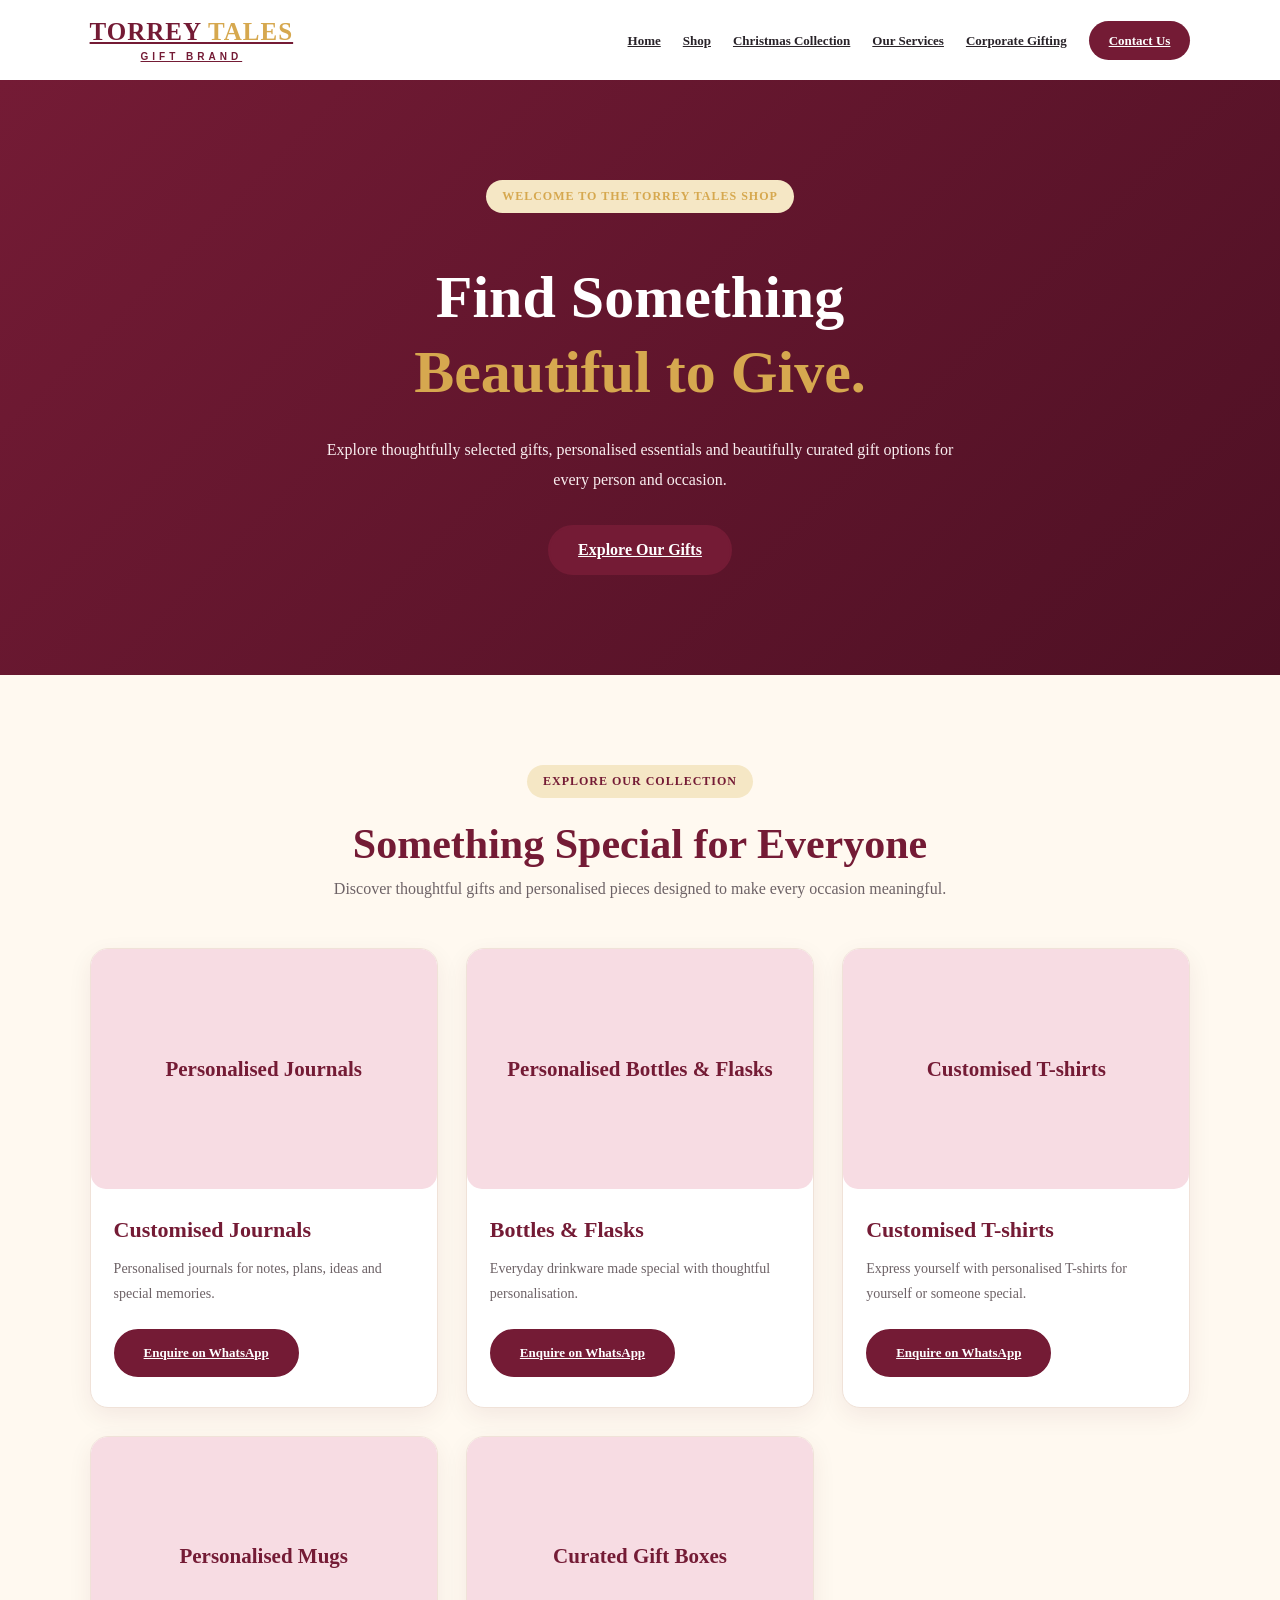
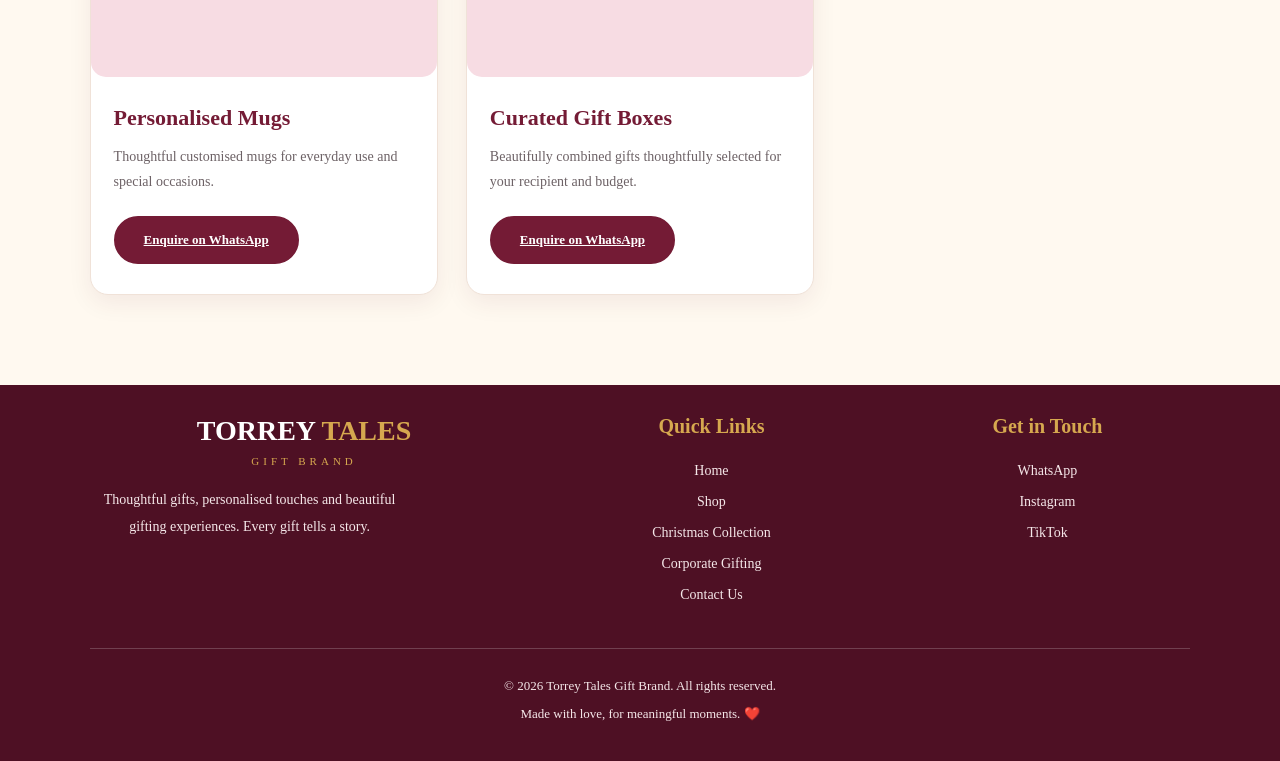
<file: shop.html>
<!DOCTYPE html>
<html lang="en">

<head>
    <meta charset="UTF-8">
    <meta name="viewport" content="width=device-width, initial-scale=1.0">

    <meta name="description" content="Explore personalised gifts, curated gift boxes, journals, bottles and more at Torrey Tales Gift Brand.">

    <title>Shop | Torrey Tales Gift Brand</title>

    <link rel="stylesheet" href="style.css">
</head>

<body>

    <header id="header">
    <nav class="navbar">

        <a href="index.html" class="logo">
            TORREY <span>TALES</span>
            <small>GIFT BRAND</small>
        </a>

        <button class="menu-toggle" aria-label="Open navigation menu">
            ☰
        </button>

        <ul class="nav-links">
            <li><a href="index.html">Home</a></li>
            <li><a href="shop.html">Shop</a></li>
            <li><a href="christmas.html">Christmas Collection</a></li>
            <li><a href="index.html#services">Our Services</a></li>
            <li><a href="index.html#corporate">Corporate Gifting</a></li>
            <li><a href="index.html#contact" class="nav-contact">Contact Us</a></li>
        </ul>

    </nav>
    </header>

<main>

    <!-- SHOP HERO SECTION -->
    <section class="shop-hero">

        <div class="shop-hero-content">

            <span class="hero-tag">WELCOME TO THE TORREY TALES SHOP</span>

            <h1>
                Find Something
                <span>Beautiful to Give.</span>
            </h1>

            <p>
                Explore thoughtfully selected gifts, personalised
                essentials and beautifully curated gift options
                for every person and occasion.
            </p>

            <a href="#shop-products" class="btn">
                Explore Our Gifts
            </a>

        </div>

    </section>

    <!-- SHOP PRODUCT CATALOGUE -->
<section class="shop-products-section" id="shop-products">

    <div class="section-heading">
        <span class="hero-tag">EXPLORE OUR COLLECTION</span>
        <h2>Something Special for Everyone</h2>
        <p>
            Discover thoughtful gifts and personalised pieces
            designed to make every occasion meaningful.
        </p>
    </div>

    <div class="shop-product-grid">

        <div class="shop-product-card">
            <div class="image-placeholder">Personalised Journals</div>
            <div class="shop-product-info">
                <h3>Customised Journals</h3>
                <p>Personalised journals for notes, plans, ideas and special memories.</p>
                <a href="https://wa.me/2347033689917?text=Hello%20Torrey%20Tales%2C%20I%20am%20interested%20in%20your%20customised%20journals." class="btn" target="_blank" rel="noopener noreferrer">Enquire on WhatsApp</a>
            </div>
        </div>

        <div class="shop-product-card">
            <div class="image-placeholder">Personalised Bottles & Flasks</div>
            <div class="shop-product-info">
                <h3>Bottles & Flasks</h3>
                <p>Everyday drinkware made special with thoughtful personalisation.</p>
                <a href="https://wa.me/2347033689917?text=Hello%20Torrey%20Tales%2C%20I%20am%20interested%20in%20your%20bottles%20and%20flasks." class="btn" target="_blank" rel="noopener noreferrer">Enquire on WhatsApp</a>
            </div>
        </div>

        <div class="shop-product-card">
            <div class="image-placeholder">Customised T-shirts</div>
            <div class="shop-product-info">
                <h3>Customised T-shirts</h3>
                <p>Express yourself with personalised T-shirts for yourself or someone special.</p>
                <a href="https://wa.me/2347033689917?text=Hello%20Torrey%20Tales%2C%20I%20am%20interested%20in%20your%20customised%20T-shirts." class="btn" target="_blank" rel="noopener noreferrer">Enquire on WhatsApp</a>
            </div>
        </div>

        <div class="shop-product-card">
            <div class="image-placeholder">Personalised Mugs</div>
            <div class="shop-product-info">
                <h3>Personalised Mugs</h3>
                <p>Thoughtful customised mugs for everyday use and special occasions.</p>
                <a href="https://wa.me/2347033689917?text=Hello%20Torrey%20Tales%2C%20I%20am%20interested%20in%20your%20personalised%20mugs." class="btn" target="_blank" rel="noopener noreferrer">Enquire on WhatsApp</a>
            </div>
        </div>

        <div class="shop-product-card">
            <div class="image-placeholder">Curated Gift Boxes</div>
            <div class="shop-product-info">
                <h3>Curated Gift Boxes</h3>
                <p>Beautifully combined gifts thoughtfully selected for your recipient and budget.</p>
                <a href="https://wa.me/2347033689917?text=Hello%20Torrey%20Tales%2C%20I%20am%20interested%20in%20your%20curated%20gift%20boxes." class="btn" target="_blank" rel="noopener noreferrer">Enquire on WhatsApp</a>
            </div>
        </div>

    </div>

</section>

<!-- MORE SHOP PAGE SECTIONS WILL GO HERE -->

                                                                               </main>

    <footer id="footer" class="site-footer">
    <div class="footer-container">

        <div class="footer-brand">
            <a href="index.html" class="footer-logo">
                TORREY <span>TALES</span>
            </a>
            <p>GIFT BRAND</p>
            <p>Thoughtful gifts, personalised touches and beautiful gifting experiences. Every gift tells a story.</p>
        </div>

        <div class="footer-links">
            <h3>Quick Links</h3>
            <a href="index.html">Home</a>
            <a href="shop.html">Shop</a>
            <a href="christmas.html">Christmas Collection</a>
            <a href="index.html#corporate">Corporate Gifting</a>
            <a href="index.html#contact">Contact Us</a>
        </div>

        <div class="footer-links">
            <h3>Get in Touch</h3>
            <a href="https://wa.me/2347033689917">WhatsApp</a>
            <a href="https://www.instagram.com/torreytales_gift_brand/">Instagram</a>
            <a href="https://www.tiktok.com/@torreytales_gift_brand">TikTok</a>
        </div>

    </div>

    <div class="footer-bottom">
        <p>© 2026 Torrey Tales Gift Brand. All rights reserved.</p>
        <p>Made with love, for meaningful moments. ❤️</p>
    </div>
    </footer>

    <script src="script.js"></script>

</body>
  </html>
</file>
<file: style.css>
/* =================================
   TORREY TALES - WEBSITE DESIGN
================================= */

:root {
    --cream: #FFF9F0;
    --burgundy: #741B35;
    --deep-burgundy: #4E1024;
    --gold: #D6A84F;
    --pink: #F7DCE3;
    --coral: #F28C79;
    --green: #315C45;
    --white: #FFFFFF;
    --dark: #292329;
    --light-gold: #F5E7C5;
}

* {
    margin: 0;
    padding: 0;
    box-sizing: border-box;
}

html {
    scroll-behavior: smooth;
   /* =================================
   CHRISTMAS COLLECTION PREVIEW
================================= */

.christmas-section {
    background: #234B38;
    padding: 85px 7%;
}

.christmas-banner {
    background: linear-gradient(135deg, #741B35, #A52A43, #315C45);
    padding: 65px 30px;
    border: 1px solid var(--gold);
    box-shadow: 0 12px 30px rgba(0,0,0,0.15);
}

.christmas-banner > span {
    display: inline-block;
    color: #F5DFA8;
    font-size: 12px;
    font-weight: bold;
    letter-spacing: 3px;
    margin-bottom: 18px;
}

.christmas-banner p {
    max-width: 650px;
    margin: 0 auto 28px;
    line-height: 1.8;
}

.christmas-banner .btn {
    display: inline-block;
}

.christmas-section .section-heading {
    margin-top: 55px;
}

.christmas-section .section-heading h2 {
    color: #F5DFA8;
}

.christmas-section .section-heading p {
    color: #FFFFFF;
}

.christmas-card {
    transition: 0.3s ease;
}

.christmas-card:hover {
    transform: translateY(-7px);
}

.christmas-card .image-placeholder {
    min-height: 270px;
    border-radius: 0;
    background: linear-gradient(135deg, #F5E7C5, #F7DCE3);
    color: var(--burgundy);
}

.christmas-card .product-info {
    padding: 24px;
}

.christmas-card .product-info h3 {
    margin-bottom: 10px;
}

.christmas-card .product-info p {
    color: #6D6266;
    line-height: 1.7;
}

/* MOBILE CHRISTMAS DESIGN */

@media (max-width: 768px) {

    .christmas-section {
        padding: 60px 5%;
    }

    .christmas-banner {
        padding: 45px 20px;
    }

    .christmas-banner > span {
        letter-spacing: 1px;
    }

}
   /* =================================
   FEATURED PRODUCTS SECTION
================================= */

.featured-section {
    background: var(--cream);
}

.featured-section .section-heading {
    max-width: 750px;
    margin: 0 auto 45px;
}

.featured-section .product-card {
    border: 1px solid #F0E2D8;
}

.featured-section .product-card .image-placeholder {
    min-height: 260px;
    background: linear-gradient(135deg, #F7DCE3, #F5E7C5);
    font-size: 17px;
    text-align: center;
    padding: 20px;
}

.featured-section .product-info p {
    color: #6D6266;
    font-size: 14px;
    line-height: 1.7;
}

.featured-cta {
    text-align: center;
    margin-top: 45px;
}

.featured-cta p {
    margin-bottom: 18px;
    font-family: Georgia, serif;
    font-size: 22px;
    color: var(--burgundy);
}
   /* =================================
   
}

body {
    font-family: Arial, sans-serif;
    background: var(--cream);
    color: var(--dark);
    line-height: 1.6;
}

a {
    text-decoration: none;
    color: inherit;
}

button {
    cursor: pointer;
    font: inherit;
}

img {
    max-width: 100%;
    display: block;
}

/* GENERAL SECTION STYLING */

section {
    padding: 75px 7%;
}

.section-heading {
    text-align: center;
    margin-bottom: 40px;
}

.section-heading h2 {
    font-family: Georgia, serif;
    font-size: clamp(28px, 4vw, 42px);
    color: var(--burgundy);
    margin-bottom: 12px;
}

.section-heading p {
    max-width: 650px;
    margin: auto;
    color: #6D6266;
}

/* BUTTONS */

.btn {
    display: inline-block;
    padding: 14px 28px;
    border-radius: 30px;
    background: var(--burgundy);
    color: var(--white);
    font-weight: bold;
    border: 2px solid var(--burgundy);
    transition: 0.3s ease;
}

.btn:hover {
    background: var(--deep-burgundy);
    transform: translateY(-3px);
}

.btn-gold {
    background: var(--gold);
    border-color: var(--gold);
    color: var(--deep-burgundy);
}

.btn-gold:hover {
    background: #E8BE6B;
}

/* NAVIGATION */

#header {
    background: var(--white);
    padding: 18px 7%;
    box-shadow: 0 3px 15px rgba(0,0,0,0.06);
}

/* IMAGE PLACEHOLDERS */

.image-placeholder {
    min-height: 220px;
    background: linear-gradient(135deg, var(--pink), var(--light-gold));
    display: flex;
    justify-content: center;
    align-items: center;
    color: var(--burgundy);
    font-weight: bold;
    border-radius: 15px;
}

/* PRODUCT CARDS */

.product-grid {
    display: grid;
    grid-template-columns: repeat(auto-fit, minmax(220px, 1fr));
    gap: 25px;
}

.product-card {
    background: var(--white);
    border-radius: 18px;
    overflow: hidden;
    box-shadow: 0 5px 20px rgba(0,0,0,0.06);
    transition: 0.3s ease;
}

.product-card:hover {
    transform: translateY(-7px);
    box-shadow: 0 10px 25px rgba(116,27,53,0.12);
}

.product-card .image-placeholder {
    border-radius: 0;
    min-height: 240px;
}

.product-info {
    padding: 20px;
}

.product-info h3 {
    color: var(--burgundy);
    margin-bottom: 8px;
}

/* SERVICES */

.services-grid {
    display: grid;
    grid-template-columns: repeat(auto-fit, minmax(220px, 1fr));
    gap: 22px;
}

.service-card {
    background: var(--white);
    padding: 30px 22px;
    border-radius: 18px;
    text-align: center;
    border-bottom: 4px solid var(--gold);
}

.service-card h3 {
    color: var(--burgundy);
    margin-bottom: 12px;
}

/* CHRISTMAS COLLECTION */

.christmas-section {
    background: var(--green);
    color: var(--white);
}

.christmas-section .section-heading h2 {
    color: var(--white);
}

.christmas-section .section-heading p {
    color: #F5E8D7;
}

.christmas-banner {
    background: linear-gradient(135deg, #741B35, #315C45);
    padding: 50px 25px;
    border-radius: 22px;
    text-align: center;
    color: var(--white);
    margin-bottom: 35px;
}

.christmas-banner h2 {
    font-family: Georgia, serif;
    font-size: clamp(30px, 5vw, 48px);
    margin-bottom: 15px;
}

.christmas-card {
    background: var(--white);
    color: var(--dark);
    border-radius: 18px;
    overflow: hidden;
}

.christmas-card .product-info h3 {
    color: var(--green);
}

/* CORPORATE GIFTING */

.corporate-section {
    background: var(--light-gold);
}

.corporate-box {
    background: var(--white);
    padding: 40px;
    border-radius: 22px;
    text-align: center;
}

/* CUSTOMER REVIEWS */

.review-card {
    background: var(--white);
    padding: 28px;
    border-radius: 16px;
    box-shadow: 0 4px 15px rgba(0,0,0,0.05);
}

.review-stars {
    color: var(--gold);
    margin-bottom: 12px;
}

/* ACHIEVEMENTS */

.achievement-section {
    background: var(--pink);
    text-align: center;
}

.achievement-box {
    max-width: 750px;
    margin: auto;
    padding: 35px;
    background: var(--white);
    border-radius: 20px;
}

/* FAQ */

.faq-item {
    background: var(--white);
    padding: 22px;
    margin-bottom: 15px;
    border-radius: 12px;
}

.faq-item h3 {
    color: var(--burgundy);
    margin-bottom: 8px;
}

/* ABOUT */

.about-section {
    background: var(--white);
}

/* CONTACT */

.contact-section {
    background: var(--burgundy);
    color: var(--white);
    text-align: center;
}

.contact-section h2 {
    color: var(--white);
    font-family: Georgia, serif;
    font-size: 36px;
    margin-bottom: 15px;
}

.contact-links {
    display: flex;
    justify-content: center;
    flex-wrap: wrap;
    gap: 15px;
    margin-top: 25px;
}

/* FOOTER */

#footer {
    background: var(--deep-burgundy);
    color: var(--white);
    padding: 30px 7%;
    text-align: center;
}

/* MOBILE RESPONSIVENESS */

@media (max-width: 768px) {

    section {
        padding: 55px 5%;
    }

    #header {
        padding: 15px 5%;
    }

    .corporate-box {
        padding: 25px 18px;
    }

    .contact-section h2 {
        font-size: 29px;
    }

}
/* =================================
   HERO SECTION
================================= */

.hero {
    min-height: 620px;
    display: flex;
    align-items: center;
    justify-content: space-between;
    gap: 45px;
    padding: 80px 7%;
    background: linear-gradient(120deg, #FFF9F0, #F7DCE3);
}

.hero-content {
    flex: 1;
    max-width: 600px;
}

.hero-tag {
    display: inline-block;
    background: var(--light-gold);
    color: var(--burgundy);
    padding: 9px 16px;
    border-radius: 30px;
    font-size: 12px;
    font-weight: bold;
    letter-spacing: 1px;
    margin-bottom: 22px;
}

.hero-content h1 {
    font-family: Georgia, serif;
    font-size: clamp(38px, 5vw, 62px);
    line-height: 1.15;
    color: var(--deep-burgundy);
    margin-bottom: 22px;
}

.hero-content h1 span {
    display: block;
    color: var(--burgundy);
}

.hero-content p {
    font-size: 17px;
    line-height: 1.8;
    color: #62565B;
    margin-bottom: 30px;
}

.hero-buttons {
    display: flex;
    flex-wrap: wrap;
    gap: 15px;
}

.hero-image {
    flex: 1;
    max-width: 520px;
}

.hero-image .image-placeholder {
    min-height: 450px;
    border-radius: 25px;
    background: linear-gradient(135deg, #F2C7D2, #E8C98B);
    box-shadow: 0 15px 35px rgba(78, 16, 36, 0.12);
    font-size: 18px;
    text-align: center;
    padding: 20px;
}

/* MOBILE HERO DESIGN */

@media (max-width: 768px) {

    .hero {
        flex-direction: column;
        text-align: center;
        padding: 65px 6%;
        gap: 40px;
    }

    .hero-content {
        max-width: 100%;
    }

    .hero-buttons {
        justify-content: center;
    }

    .hero-image {
        width: 100%;
        max-width: 100%;
    }

    .hero-image .image-placeholder {
        min-height: 300px;
    }

}
/* =================================
   NAVIGATION BAR
================================= */

.navbar {
    display: flex;
    align-items: center;
    justify-content: space-between;
    gap: 25px;
}

.logo {
    font-family: Georgia, serif;
    font-size: 25px;
    font-weight: bold;
    color: var(--burgundy);
    line-height: 1.1;
    letter-spacing: 1px;
}

.logo span {
    color: var(--gold);
}

.logo small {
    display: block;
    font-family: Arial, sans-serif;
    font-size: 10px;
    letter-spacing: 4px;
    text-align: center;
    margin-top: 5px;
}

.nav-links {
    display: flex;
    align-items: center;
    gap: 22px;
    list-style: none;
}

.nav-links a {
    font-size: 13px;
    font-weight: bold;
    color: var(--dark);
    transition: 0.3s ease;
}

.nav-links a:hover {
    color: var(--burgundy);
}

.nav-links .nav-contact {
   /* =================================
   CORPORATE GIFTING SECTION
================================= */

.corporate-section {
    background: linear-gradient(135deg, #F5E7C5, #FFF9F0);
}

.corporate-box {
    max-width: 1100px;
    margin: auto;
    padding: 60px 45px;
    background: var(--white);
    border-radius: 25px;
    box-shadow: 0 12px 35px rgba(78, 16, 36, 0.08);
    text-align: center;
}

.corporate-box h2 {
    font-family: Georgia, serif;
    font-size: clamp(32px, 4vw, 45px);
    color: var(--burgundy);
    margin: 20px 0;
}

.corporate-box > p {
    max-width: 750px;
    margin: 0 auto 40px;
    color: #6D6266;
    line-height: 1.9;
}

.corporate-features {
    display: grid;
    grid-template-columns: repeat(3, 1fr);
    gap: 25px;
    margin-bottom: 40px;
}

.corporate-features > div {
    background: var(--cream);
    padding: 30px 20px;
    border-radius: 16px;
    border-bottom: 4px solid var(--gold);
}

.corporate-features span {
    font-size: 35px;
}

.corporate-features h3 {
    color: var(--burgundy);
    margin: 15px 0 10px;
    font-family: Georgia, serif;
}

.corporate-features p {
    color: #6D6266;
    font-size: 14px;
    line-height: 1.7;
}

/* MOBILE CORPORATE DESIGN */

@media (max-width: 768px) {

    .corporate-box {
        padding: 40px 20px;
    }

    .corporate-features {
        grid-template-columns: 1fr;
    }

}
    background: var(--burgundy);
    color: var(--white);
    padding: 12px 20px;
    border-radius: 25px;
}

.nav-links .nav-contact:hover {
    background: var(--deep-burgundy);
    color: var(--white);
}

.menu-toggle {
    display: none;
    background: none;
    border: none;
    color: var(--burgundy);
    font-size: 28px;
}

/* MOBILE NAVIGATION */

@media (max-width: 900px) {

    .navbar {
        flex-wrap: wrap;
    }

    .menu-toggle {
        display: block;
    }

    .nav-links {
        display: none;
        flex-direction: column;
        align-items: flex-start;
        width: 100%;
        gap: 20px;
        padding: 20px 0;
    }

    .nav-links.active {
        display: flex;
    }

}
/* =================================
   OUR SERVICES SECTION
================================= */

.services-section {
    background: var(--white);
}

.services-section .section-heading {
    max-width: 750px;
    margin: 0 auto 45px;
}

.services-grid {
    display: grid;
    grid-template-columns: repeat(3, 1fr);
    gap: 25px;
}

.service-card {
    background: var(--cream);
    padding: 40px 28px;
    border-radius: 20px;
    text-align: center;
    border: 1px solid #F0E2D8;
    border-bottom: 5px solid var(--gold);
    transition: 0.3s ease;
}

.service-card:hover {
    transform: translateY(-8px);
    box-shadow: 0 12px 25px rgba(116, 27, 53, 0.10);
}

.service-icon {
    font-size: 42px;
    margin-bottom: 18px;
}

.service-card h3 {
    font-family: Georgia, serif;
    font-size: 23px;
    color: var(--burgundy);
    margin-bottom: 14px;
}

.service-card p {
    color: #6D6266;
    font-size: 15px;
    line-height: 1.8;
}

/* MOBILE SERVICES DESIGN */

@media (max-width: 768px) {

    .services-grid {
        grid-template-columns: 1fr;
    }

    .service-card {
        padding: 32px 24px;
    }

}
/* =================================
   CHRISTMAS HAMPERS SECTION
================================= */

.hampers-section {
    display: flex;
    align-items: center;
    justify-content: space-between;
    gap: 50px;
    background: #FFF9F0;
}

.hampers-content {
    flex: 1;
    max-width: 550px;
}

.hampers-content h2 {
    font-family: Georgia, serif;
    font-size: clamp(32px, 4vw, 45px);
    line-height: 1.2;
    color: var(--burgundy);
    margin: 20px 0;
}

.hampers-content p {
    color: #6D6266;
    line-height: 1.9;
    margin-bottom: 18px;
}

.hampers-content .btn {
    margin-top: 12px;
}

.hampers-image {
    flex: 1;
    max-width: 520px;
    width: 100%;
}

.hampers-image .image-placeholder {
    min-height: 430px;
    border-radius: 25px;
    background: linear-gradient(135deg, #F5E7C5, #F2C7D2);
    box-shadow: 0 12px 30px rgba(78, 16, 36, 0.10);
    font-size: 20px;
}

/* MOBILE HAMPERS DESIGN */

@media (max-width: 768px) {

    .hampers-section {
        flex-direction: column;
        text-align: center;
        padding: 60px 6%;
    }

    .hampers-content {
        max-width: 100%;
    }

    .hampers-image {
        max-width: 100%;
    }

    .hampers-image .image-placeholder {
        min-height: 300px;
    }

}
/* =================================
   CORPORATE GIFTING SECTION
================================= */

.corporate-section {
    background: linear-gradient(135deg, #F5E7C5, #FFF9F0);
}

.corporate-box {
    max-width: 1100px;
    margin: auto;
    padding: 60px 45px;
    background: var(--white);
    border-radius: 25px;
    box-shadow: 0 12px 35px rgba(78, 16, 36, 0.08);
    text-align: center;
}

.corporate-box h2 {
    font-family: Georgia, serif;
    font-size: clamp(32px, 4vw, 45px);
    color: var(--burgundy);
    margin: 20px 0;
}

.corporate-box > p {
    max-width: 750px;
    margin: 0 auto 40px;
    color: #6D6266;
    line-height: 1.9;
}

.corporate-features {
    display: grid;
    grid-template-columns: repeat(3, 1fr);
    gap: 25px;
    margin-bottom: 40px;
}

.corporate-features > div {
    background: var(--cream);
    padding: 30px 20px;
    border-radius: 16px;
    border-bottom: 4px solid var(--gold);
}

.corporate-features span {
    font-size: 35px;
}

.corporate-features h3 {
    color: var(--burgundy);
    margin: 15px 0 10px;
    font-family: Georgia, serif;
}

.corporate-features p {
    color: #6D6266;
    font-size: 14px;
    line-height: 1.7;
}

/* MOBILE CORPORATE DESIGN */

@media (max-width: 768px) {

    .corporate-box {
        padding: 40px 20px;
    }

    .corporate-features {
        grid-template-columns: 1fr;
    }

}
/* CUSTOMER REVIEWS SECTION */

.reviews-section {
    background: var(--white);
}

.reviews-section .section-heading {
    max-width: 750px;
    margin: 0 auto 45px;
}

.reviews-grid {
    display: grid;
    grid-template-columns: repeat(3, 1fr);
    gap: 25px;
}

.review-card {
    background: var(--cream);
    padding: 35px 28px;
    border-radius: 18px;
    border: 1px solid #F0E2D8;
    border-bottom: 5px solid var(--gold);
    text-align: center;
}

.review-stars {
    color: var(--gold);
    font-size: 23px;
    letter-spacing: 4px;
    margin-bottom: 20px;
}

.review-card h3 {
    color: var(--burgundy);
    font-family: Georgia, serif;
    font-size: 21px;
    margin-bottom: 12px;
}

.review-card p {
    color: #6D6266;
    font-size: 14px;
    line-height: 1.8;
}

@media (max-width: 768px) {
    .reviews-grid {
        grid-template-columns: 1fr;
    }
}
/* OUR ACHIEVEMENT SECTION */

.achievement-section {
    background: linear-gradient(135deg, #741B35, #4E1024);
    padding: 90px 7%;
    text-align: center;
}

.achievement-content {
    max-width: 850px;
    margin: auto;
    background: rgba(255, 255, 255, 0.06);
    padding: 55px 45px;
    border: 1px solid var(--gold);
    border-radius: 25px;
}

.achievement-content .hero-tag {
    color: var(--gold);
}

.achievement-content h2 {
    font-family: Georgia, serif;
    font-size: clamp(32px, 4vw, 46px);
    color: var(--white);
    line-height: 1.3;
    margin: 22px 0;
}

.achievement-content p {
    color: #F9EDEF;
    font-size: 16px;
    line-height: 1.9;
    margin-bottom: 18px;
}

.achievement-content strong {
    color: var(--gold);
}

.achievement-badge {
    display: inline-block;
    margin-top: 25px;
    padding: 18px 30px;
    background: var(--gold);
    color: var(--deep-burgundy);
    border-radius: 12px;
    font-weight: bold;
    font-size: 20px;
}

.achievement-badge span {
    display: block;
    font-size: 12px;
    margin-top: 7px;
}

@media (max-width: 768px) {
    .achievement-section {
        padding: 60px 5%;
    }

    .achievement-content {
        padding: 40px 22px;
    }
}
/* ABOUT US SECTION */

.about-section {
    background: var(--cream);
    padding: 90px 7%;
}

.about-content {
    max-width: 850px;
    margin: auto;
    text-align: center;
    padding: 55px 45px;
    background: var(--white);
    border-radius: 25px;
    box-shadow: 0 10px 35px rgba(78, 16, 36, 0.08);
}

.about-content h2 {
    font-family: Georgia, serif;
    font-size: clamp(32px, 4vw, 45px);
    color: var(--burgundy);
    line-height: 1.3;
    margin: 22px 0;
}

.about-content p {
    color: #6D6266;
    font-size: 16px;
    line-height: 1.9;
    margin-bottom: 20px;
}

.about-content h3 {
    font-family: Georgia, serif;
    color: var(--burgundy);
    font-size: 26px;
    margin: 30px 0 15px;
}

.about-content .btn {
    margin-top: 15px;
}

@media (max-width: 768px) {
    .about-section {
        padding: 60px 5%;
    }

    .about-content {
        padding: 40px 22px;
    }
}
/* FAQ SECTION */

.faq-section {
    background: var(--white);
    padding: 90px 7%;
}

.faq-section .section-heading {
    max-width: 750px;
    margin: 0 auto 45px;
}

.faq-container {
    max-width: 850px;
    margin: auto;
}

.faq-item {
    margin-bottom: 15px;
    border: 1px solid #F0E2D8;
    border-radius: 12px;
    overflow: hidden;
    background: var(--cream);
}

.faq-question {
    width: 100%;
    padding: 22px 25px;
    border: none;
    background: transparent;
    display: flex;
    justify-content: space-between;
    align-items: center;
    gap: 15px;
    text-align: left;
    font-size: 16px;
    font-weight: bold;
    color: var(--burgundy);
    cursor: pointer;
}

.faq-question span {
    font-size: 25px;
    color: var(--gold);
}

.faq-answer {
    display: none;
    padding: 0 25px 22px;
}

.faq-answer p {
    color: #6D6266;
    font-size: 15px;
    line-height: 1.8;
}

.faq-answer.show {
    display: block;
}

@media (max-width: 768px) {
    .faq-section {
        padding: 60px 5%;
    }

    .faq-question {
        font-size: 14px;
        padding: 20px;
    }
}
/* CONTACT US SECTION */

.contact-section {
    background: linear-gradient(135deg, #F7DCE3, #FFF9F0);
    padding: 90px 7%;
}

.contact-section .section-heading {
    max-width: 750px;
    margin: 0 auto 45px;
}

.contact-container {
    display: grid;
    grid-template-columns: repeat(2, 1fr);
    gap: 30px;
    max-width: 950px;
    margin: auto;
}

.contact-card {
    background: var(--white);
    padding: 45px 30px;
    border-radius: 20px;
    text-align: center;
    border-bottom: 5px solid var(--gold);
    box-shadow: 0 10px 30px rgba(78, 16, 36, 0.08);
}

.contact-icon {
    font-size: 45px;
    margin-bottom: 20px;
}

.contact-card h3 {
    font-family: Georgia, serif;
    color: var(--burgundy);
    font-size: 24px;
    margin-bottom: 15px;
}

.contact-card p {
    color: #6D6266;
    font-size: 15px;
    line-height: 1.8;
    margin-bottom: 25px;
}

.social-links {
    display: flex;
    justify-content: center;
    gap: 15px;
    flex-wrap: wrap;
}

.social-links a {
    display: inline-block;
    padding: 12px 22px;
    background: var(--burgundy);
    color: var(--white);
    border-radius: 25px;
    font-size: 14px;
    font-weight: bold;
    text-decoration: none;
    transition: 0.3s ease;
}

.social-links a:hover {
    background: var(--gold);
    color: var(--deep-burgundy);
}

@media (max-width: 768px) {
    .contact-section {
        padding: 60px 5%;
    }
   

    .contact-container {
        grid-template-columns: 1fr;
    }
}
/* WEBSITE FOOTER */
.site-footer {
    background: var(--deep-burgundy);
    color: var(--white);
    padding: 70px 7% 25px;
}

.footer-container {
    display: grid;
    grid-template-columns: 1.5fr 1fr 1fr;
    gap: 50px;
    max-width: 1200px;
    margin: auto;
    padding-bottom: 45px;
}

.footer-logo {
    color: var(--white);
    font-family: Georgia, serif;
    font-size: 28px;
    font-weight: bold;
    text-decoration: none;
}

.footer-logo span {
    color: var(--gold);
}

.footer-brand > p:first-of-type {
    color: var(--gold);
    font-size: 11px;
    letter-spacing: 4px;
    margin: 8px 0 20px;
}

.footer-brand > p:last-of-type {
    color: #F5E7E9;
    font-size: 14px;
    line-height: 1.9;
    max-width: 320px;
}

.footer-links {
    display: flex;
    flex-direction: column;
    gap: 15px;
}

.footer-links h3 {
    color: var(--gold);
    font-family: Georgia, serif;
    font-size: 20px;
    margin-bottom: 10px;
}

.footer-links a {
    color: #F5E7E9;
    text-decoration: none;
    font-size: 14px;
    transition: 0.3s ease;
}

.footer-links a:hover {
    color: var(--gold);
    padding-left: 5px;
}

.footer-bottom {
    border-top: 1px solid rgba(255, 255, 255, 0.2);
    padding-top: 25px;
    text-align: center;
}

.footer-bottom p {
    color: #F5E7E9;
    font-size: 13px;
    line-height: 1.8;
    margin-bottom: 5px;
}

@media (max-width: 768px) {
    .site-footer {
        padding: 55px 7% 25px;
    }

    .footer-container {
        grid-template-columns: 1fr;
        gap: 35px;
    }
}
/* =================================
   CHRISTMAS PAGE NAVIGATION
================================= */

.christmas-header {
    background: #173D2B;
}

.christmas-header .navbar {
    background: #173D2B;
}

.christmas-header .nav-links a {
    color: #FFF9F0;
}

.christmas-header .nav-links a:hover {
    color: #E8C878;
}

.christmas-header .nav-contact {
    background: #A52638;
    color: #FFFFFF !important;
}

/* =================================
   CHRISTMAS HERO SECTION
================================= */

.christmas-hero {
    min-height: 650px;
    padding: 90px 7%;
    background: linear-gradient(135deg, #173D2B, #24553B);
    display: grid;
    grid-template-columns: 1.1fr 0.9fr;
    align-items: center;
    gap: 50px;
}

.christmas-hero-content {
    max-width: 650px;
}

.christmas-label {
    display: inline-block;
    color: #E8C878;
    font-size: 13px;
    font-weight: bold;
    letter-spacing: 3px;
    margin-bottom: 25px;
}

.christmas-hero h1 {
    color: #FFF9F0;
    font-family: Georgia, serif;
    font-size: clamp(42px, 5vw, 65px);
    line-height: 1.2;
    margin-bottom: 25px;
}

.christmas-hero h1 span {
    display: block;
    color: #E8C878;
}

.christmas-hero-content > p {
    color: #F5EDE3;
    font-size: 16px;
    line-height: 1.9;
    max-width: 520px;
    margin-bottom: 30px;
}

.christmas-hero-buttons {
    display: flex;
    gap: 15px;
    flex-wrap: wrap;
}

.christmas-hero .btn {
    background: #A52638;
    color: #FFFFFF;
}

.christmas-hero .btn:hover {
    background: #E8C878;
    color: #173D2B;
}

.christmas-outline-btn {
    background: transparent !important;
    border: 2px solid #E8C878;
    color: #E8C878 !important;
}

.christmas-outline-btn:hover {
    background: #E8C878 !important;
    color: #173D2B !important;
}

.christmas-note {
    margin-top: 35px;
    color: #F5EDE3;
    font-size: 13px;
    line-height: 1.8;
}

.christmas-note span {
    margin-right: 8px;
}

.christmas-hero-image .image-placeholder {
    min-height: 420px;
    background: #F5E8D2;
    border: 5px solid #E8C878;
    border-radius: 25px;
    display: flex;
    justify-content: center;
    align-items: center;
    text-align: center;
    padding: 25px;
    color: #173D2B;
    font-family: Georgia, serif;
    font-size: 22px;
}

/* CHRISTMAS HERO MOBILE RESPONSIVENESS */

@media (max-width: 768px) {

    .christmas-hero {
        grid-template-columns: 1fr;
        padding: 65px 6%;
        gap: 35px;
    }

    .christmas-hero h1 {
        font-size: 43px;
    }

    .christmas-hero-image .image-placeholder {
        min-height: 300px;
    }

    .christmas-hero-buttons {
        flex-direction: column;
    }

    .christmas-hero-buttons .btn {
        text-align: center;
    }
}
/* =================================
   CHRISTMAS GIFT COLLECTION
================================= */

.christmas-gifts-section {
    background: #FFF9F0;
    padding: 90px 7%;
}

.christmas-section-label {
    color: #A52638;
    font-size: 13px;
    font-weight: bold;
    letter-spacing: 3px;
}

.christmas-gifts-section .section-heading {
    max-width: 750px;
    margin: 0 auto 50px;
}

.christmas-gifts-section .section-heading h2 {
    color: #173D2B;
    font-family: Georgia, serif;
    font-size: clamp(32px, 4vw, 45px);
    margin: 20px 0;
}

.christmas-gifts-section .section-heading p {
    color: #6D6266;
    line-height: 1.9;
}

.christmas-gifts-grid {
    display: grid;
    grid-template-columns: repeat(3, 1fr);
    gap: 28px;
    max-width: 1200px;
    margin: auto;
}

.christmas-gift-card {
    background: #FFFFFF;
    border-radius: 18px;
    overflow: hidden;
    border: 1px solid #EADCCB;
    box-shadow: 0 8px 25px rgba(23, 61, 43, 0.08);
    transition: transform 0.3s ease;
}

.christmas-gift-card:hover {
    transform: translateY(-8px);
}

.christmas-gift-card .image-placeholder {
    min-height: 250px;
    background: #F0E5D5;
    display: flex;
    align-items: center;
    justify-content: center;
    text-align: center;
    padding: 20px;
    color: #173D2B;
    font-family: Georgia, serif;
    font-size: 21px;
}

.christmas-gift-info {
    padding: 28px 25px 32px;
}

.christmas-gift-info > span {
    color: #A52638;
    font-size: 10px;
    font-weight: bold;
    letter-spacing: 2px;
}

.christmas-gift-info h3 {
    color: #173D2B;
    font-family: Georgia, serif;
    font-size: 23px;
    margin: 15px 0;
}

.christmas-gift-info p {
    color: #6D6266;
    font-size: 14px;
    line-height: 1.8;
    margin-bottom: 25px;
}

.christmas-gift-info .btn {
    background: #A52638;
    color: #FFFFFF;
}

.christmas-gift-info .btn:hover {
    background: #173D2B;
}

/* MOBILE RESPONSIVENESS */

@media (max-width: 900px) {
    .christmas-gifts-grid {
        grid-template-columns: repeat(2, 1fr);
    }
}

@media (max-width: 600px) {
    .christmas-gifts-section {
        padding: 65px 5%;
    }

    .christmas-gifts-grid {
        grid-template-columns: 1fr;
    }
}
/* =================================
   CHRISTMAS HAMPERS SECTION
================================= */

.christmas-hampers-section {
    background: #F3E8D8;
    padding: 90px 7%;
    display: grid;
    grid-template-columns: 1fr 1fr;
    align-items: center;
    gap: 65px;
}

.christmas-hampers-image .image-placeholder {
    min-height: 420px;
    background: #D9E4D6;
    border: 5px solid #D1AD65;
    border-radius: 22px;
    display: flex;
    justify-content: center;
    align-items: center;
    text-align: center;
    padding: 25px;
    color: #173D2B;
    font-family: Georgia, serif;
    font-size: 23px;
}

.christmas-hampers-content h2 {
    color: #173D2B;
    font-family: Georgia, serif;
    font-size: clamp(32px, 4vw, 45px);
    line-height: 1.3;
    margin: 22px 0;
}

.christmas-hampers-content p {
    color: #6D6266;
    font-size: 15px;
    line-height: 1.9;
    margin-bottom: 20px;
}

.christmas-hampers-content .btn {
    background: #A52638;
    color: #FFFFFF;
    margin-top: 10px;
}

.christmas-hampers-content .btn:hover {
    background: #173D2B;
}

/* MOBILE RESPONSIVENESS */

@media (max-width: 768px) {
    .christmas-hampers-section {
        grid-template-columns: 1fr;
        padding: 65px 6%;
        gap: 35px;
    }

    .christmas-hampers-image .image-placeholder {
        min-height: 300px;
    }
}
/* =================================
   CHRISTMAS ORDER SECTION
================================= */

.christmas-order-section {
    background: linear-gradient(135deg, #A52638, #751B2B);
    padding: 90px 7%;
    text-align: center;
}

.christmas-order-content {
    max-width: 800px;
    margin: auto;
    padding: 55px 35px;
    border: 1px solid #E8C878;
    border-radius: 25px;
    background: rgba(255, 255, 255, 0.05);
}

.christmas-order-content > span {
    color: #E8C878;
    font-size: 13px;
    font-weight: bold;
    letter-spacing: 3px;
}

.christmas-order-content h2 {
    color: #FFF9F0;
    font-family: Georgia, serif;
    font-size: clamp(32px, 4vw, 48px);
    line-height: 1.3;
    margin: 25px 0;
}

.christmas-order-content > p {
    color: #F5EDE3;
    font-size: 15px;
    line-height: 1.9;
    margin-bottom: 28px;
}

.christmas-order-content .btn {
    display: inline-block;
    background: #E8C878;
    color: #173D2B;
    padding: 16px 30px;
    font-weight: bold;
}

.christmas-order-content .btn:hover {
    background: #FFF9F0;
    color: #A52638;
}

.christmas-order-content .christmas-order-note {
    margin: 30px 0 0;
    font-size: 12px;
    color: #E8C878;
}

@media (max-width: 600px) {
    .christmas-order-section {
        padding: 60px 5%;
    }

    .christmas-order-content {
        padding: 40px 20px;
    }
}
/* CHRISTMAS PAGE FOOTER */

.christmas-footer {
    background: #173D2B;
}

.christmas-footer .footer-links h3 {
    color: #E8C878;
}

.christmas-footer .footer-logo span {
    color: #E8C878;
}

.christmas-footer .footer-bottom {
    border-top-color: rgba(232, 200, 120, 0.35);
}

.christmas-footer .footer-links a:hover {
    color: #E8C878;
}
/* =================================
   SHOP HERO SECTION
================================= */

.shop-hero {
    background: linear-gradient(135deg, #741B35, #4E1024);
    padding: 100px 7%;
    text-align: center;
}

.shop-hero-content {
    max-width: 800px;
    margin: auto;
}

.shop-hero .hero-tag {
    color: var(--gold);
}

.shop-hero h1 {
    color: var(--white);
    font-family: Georgia, serif;
    font-size: clamp(38px, 5vw, 60px);
    line-height: 1.25;
    margin: 25px 0;
}

.shop-hero h1 span {
    display: block;
    color: var(--gold);
}

.shop-hero p {
    color: #F9EDEF;
    font-size: 16px;
    line-height: 1.9;
    max-width: 650px;
    margin: 0 auto 30px;
}

/* =================================
   SHOP PRODUCT CATALOGUE
================================= */

.shop-products-section {
    background: var(--cream);
    padding: 90px 7%;
}

.shop-products-section .section-heading {
    max-width: 750px;
    margin: 0 auto 50px;
}

.shop-product-grid {
    display: grid;
    grid-template-columns: repeat(3, 1fr);
    gap: 28px;
    max-width: 1200px;
    margin: auto;
}

.shop-product-card {
    background: var(--white);
    border-radius: 18px;
    overflow: hidden;
    border: 1px solid #F0E2D8;
    box-shadow: 0 8px 25px rgba(78, 16, 36, 0.07);
    transition: transform 0.3s ease;
}

.shop-product-card:hover {
    transform: translateY(-7px);
}

.shop-product-card .image-placeholder {
    min-height: 240px;
    display: flex;
    justify-content: center;
    align-items: center;
    text-align: center;
    padding: 20px;
    background: var(--pink);
    color: var(--burgundy);
    font-family: Georgia, serif;
    font-size: 21px;
}

.shop-product-info {
    padding: 28px 23px 30px;
}

.shop-product-info h3 {
    color: var(--burgundy);
    font-family: Georgia, serif;
    font-size: 22px;
    margin-bottom: 13px;
}

.shop-product-info p {
    color: #6D6266;
    font-size: 14px;
    line-height: 1.8;
    margin-bottom: 22px;
}

.shop-product-info .btn {
    display: inline-block;
    font-size: 13px;
    text-align: center;
}

/* SHOP MOBILE RESPONSIVENESS */

@media (max-width: 900px) {
    .shop-product-grid {
        grid-template-columns: repeat(2, 1fr);
    }
}

@media (max-width: 600px) {
    .shop-hero {
        padding: 75px 6%;
    }

    .shop-products-section {
        padding: 65px 5%;
    }

    .shop-product-grid {
        grid-template-columns: 1fr;
    }

    .shop-product-card .image-placeholder {
        min-height: 220px;
    }
   }
/* OFFICIAL BRAND LOGO */

.logo img {
    display: block;
    width: 110px;
    height: 65px;
    object-fit: contain;
}
/* PRODUCT IMAGES */

/* PRODUCT IMAGES */

.product-image {
    width: 240px;
    height: 240px;
    object-fit: contain;
    display: block;
    margin: 0 auto;
    border-radius: 10px;
}
/* HOMEPAGE HERO IMAGE */

.hero-image {
    width: 100%;
    max-width: 500px;
    height: 380px;
    object-fit: cover;
    display: block;
    margin: 0 auto;
    border-radius: 16px;
}
/* CHRISTMAS PAGE IMAGE SIZING */

/* Main Christmas hero image */
.christmas-hero-image img {
    width: 100%;
    max-width: 450px;
    height: 320px;
    object-fit: contain;
    display: block;
    margin: 0 auto;
    border-radius: 16px;
}

/* Christmas product images */
.christmas-gifts-grid img {
    max-width: 220px;
    width: 100%;
    height: 220px;
    object-fit: contain;
    display: block;
    margin: 0 auto;
    border-radius: 12px;
}
/* CHRISTMAS HAMPERS IMAGE */
.christmas-hampers-image img {
    display: block;
    width: 100%;
    max-width: 300px;
    height: 240px;
    object-fit: contain;
    margin: 20px auto;
    border-radius: 16px;
}
</file>
